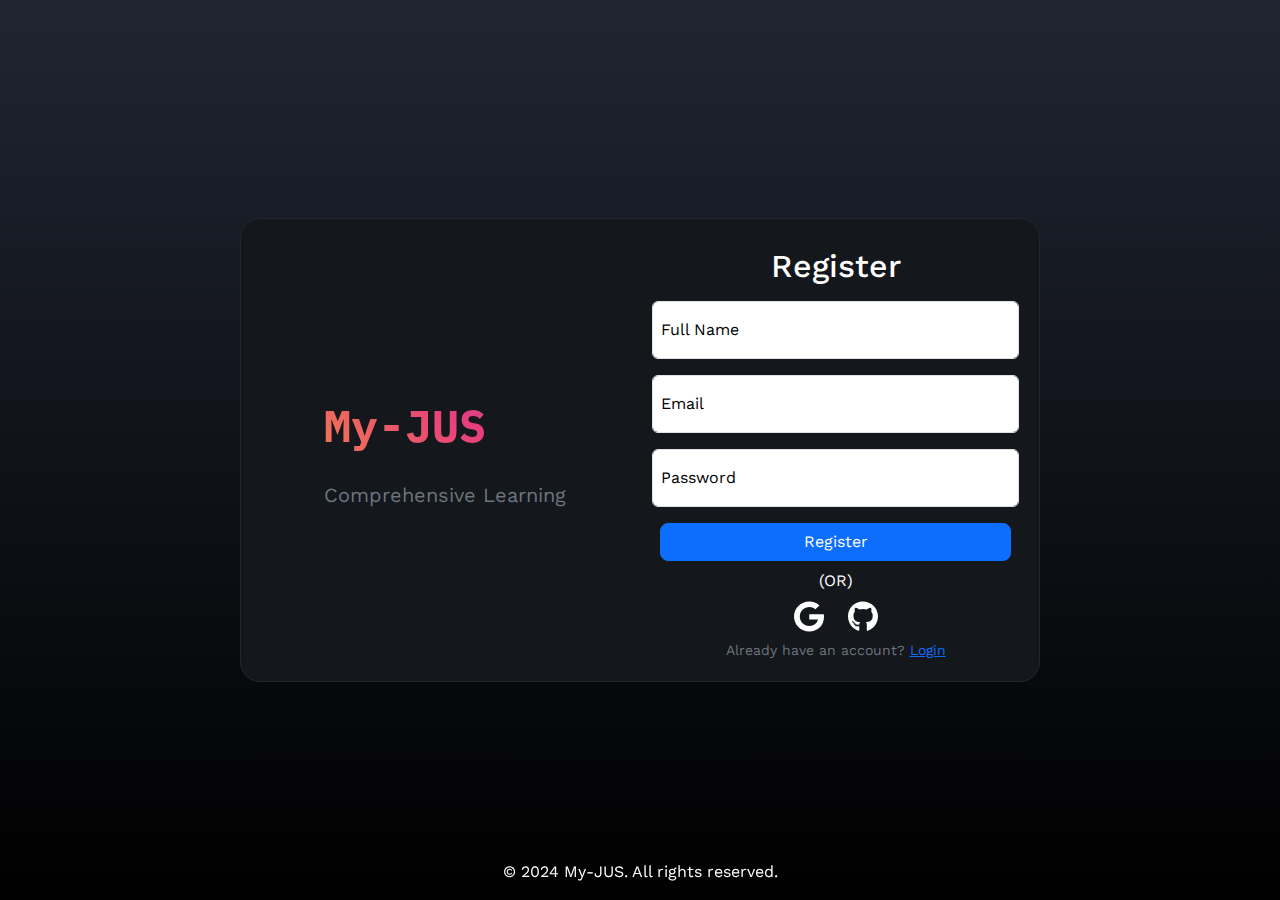
<file: index.html>
<!DOCTYPE html>
<html lang="en">
  <head>
    <meta charset="UTF-8" />
    <meta name="viewport" content="width=device-width, initial-scale=1.0" />
    <title>My-JUS</title>
    <link rel="stylesheet" href="./assets/css/styles.css" />
    <link rel="preconnect" href="https://fonts.googleapis.com" />
    <link rel="preconnect" href="https://fonts.gstatic.com" crossorigin />
    <link
      href="https://fonts.googleapis.com/css2?family=Open+Sans:ital,wght@0,300..800;1,300..800&family=Work+Sans:ital,wght@0,100..900;1,100..900&display=swap"
      rel="stylesheet"
    />
    <link
      href="https://fonts.googleapis.com/css2?family=Dancing+Script:wght@400..700&family=IBM+Plex+Mono:ital,wght@0,100;0,200;0,300;0,400;0,500;0,600;0,700;1,100;1,200;1,300;1,400;1,500;1,600;1,700&family=Open+Sans:ital,wght@0,300..800;1,300..800&family=Work+Sans:ital,wght@0,100..900;1,100..900&display=swap"
      rel="stylesheet"
    />
    <link
      href="https://cdn.jsdelivr.net/npm/bootstrap@5.3.3/dist/css/bootstrap.min.css"
      rel="stylesheet"
      integrity="sha384-QWTKZyjpPEjISv5WaRU9OFeRpok6YctnYmDr5pNlyT2bRjXh0JMhjY6hW+ALEwIH"
      crossorigin="anonymous"
    />
  </head>
  <style>
    body,
    html {
      height: 100%;
      background: linear-gradient(rgb(32, 37, 50), black);
    }

    .container {
      height: 100%;
      display: flex;
      justify-content: center;
      align-items: center;
    }

    .register-form {
      background-color: #14171c;
      border: 1px solid #25272c;
      width: 800px;
      padding: 20px;
      border-radius: 20px;
    }
  </style>
  <body>
    <div class="container">
      <div class="register-form">
        <div class="row">
          <div class="col-12 col-sm-12 col-md-6">
            <div class="container">
              <div class="row mt-3 text-sm-center text-center text-md-start">
                <div class="text-secondary fs-5">
                  <span
                    class="animated-text fw-bold banner-head"
                    style="font-size: 45px"
                    >My-JUS</span
                  ><br />
                  <br />
                  Comprehensive Learning
                </div>
              </div>
            </div>
          </div>
          <div class="col">
            <h2 class="text-center mt-2 mb-3">Register</h2>
            <form id="registrationForm">
              <div class="form-floating mb-3">
                <input
                  type="text"
                  class="form-control"
                  name="fullName"
                  id="fullName"
                  placeholder=""
                  value=""
                  required
                />
                <label for="fullName" class="text-black px-2">Full Name</label>
              </div>
              <div class="form-floating mb-3">
                <input
                  type="email"
                  class="form-control"
                  name="email"
                  id="email"
                  placeholder=""
                  value=""
                  required
                />
                <label for="email" class="text-black px-2">Email</label>
              </div>
              <div class="form-floating mb-3">
                <input
                  type="password"
                  class="form-control"
                  name="password"
                  id="password"
                  placeholder=""
                  value=""
                  required
                />
                <label for="password" class="text-black px-2">Password</label>
              </div>
              <div class="row mx-2">
                <button
                  type="submit"
                  class="btn btn-primary btn-block rounded-3"
                >
                  Register
                </button>
              </div>
              <div class="row my-2">
                <span class="text-center">(OR)</span>
              </div>
              <div class="row mb-2 text-center">
                <div class="col">
                  <img
                    src="./assets/images/google.svg"
                    width="30px"
                    class="float-end"
                    alt="ggl"
                  />
                </div>
                <div class="col">
                  <img
                    src="./assets/images/gh.svg"
                    alt="ggl"
                    width="30px"
                    class="float-start"
                  />
                </div>
              </div>
              <div class="row text-center">
                <span class="text-secondary small">
                  Already have an account? <a href="login.html">Login</a>
                </span>
              </div>
            </form>
          </div>
        </div>
      </div>
    </div>
    <div class="row text-center py-3 fixed-bottom">
      <span class="text-white">© 2024 My-JUS. All rights reserved.</span>
    </div>
    <script>
      function handleRegistration(event) {
        event.preventDefault();

        const fullName = document.getElementById("fullName").value;
        const email = document.getElementById("email").value;
        const password = document.getElementById("password").value;

        const user = {
          fullName,
          email,
          password,
        };

        localStorage.setItem("user", JSON.stringify(user));

        window.location.href = "/login.html";
      }

      const registrationForm = document.getElementById("registrationForm");
      registrationForm.addEventListener("submit", handleRegistration);
    </script>
  </body>
</html>
</file>
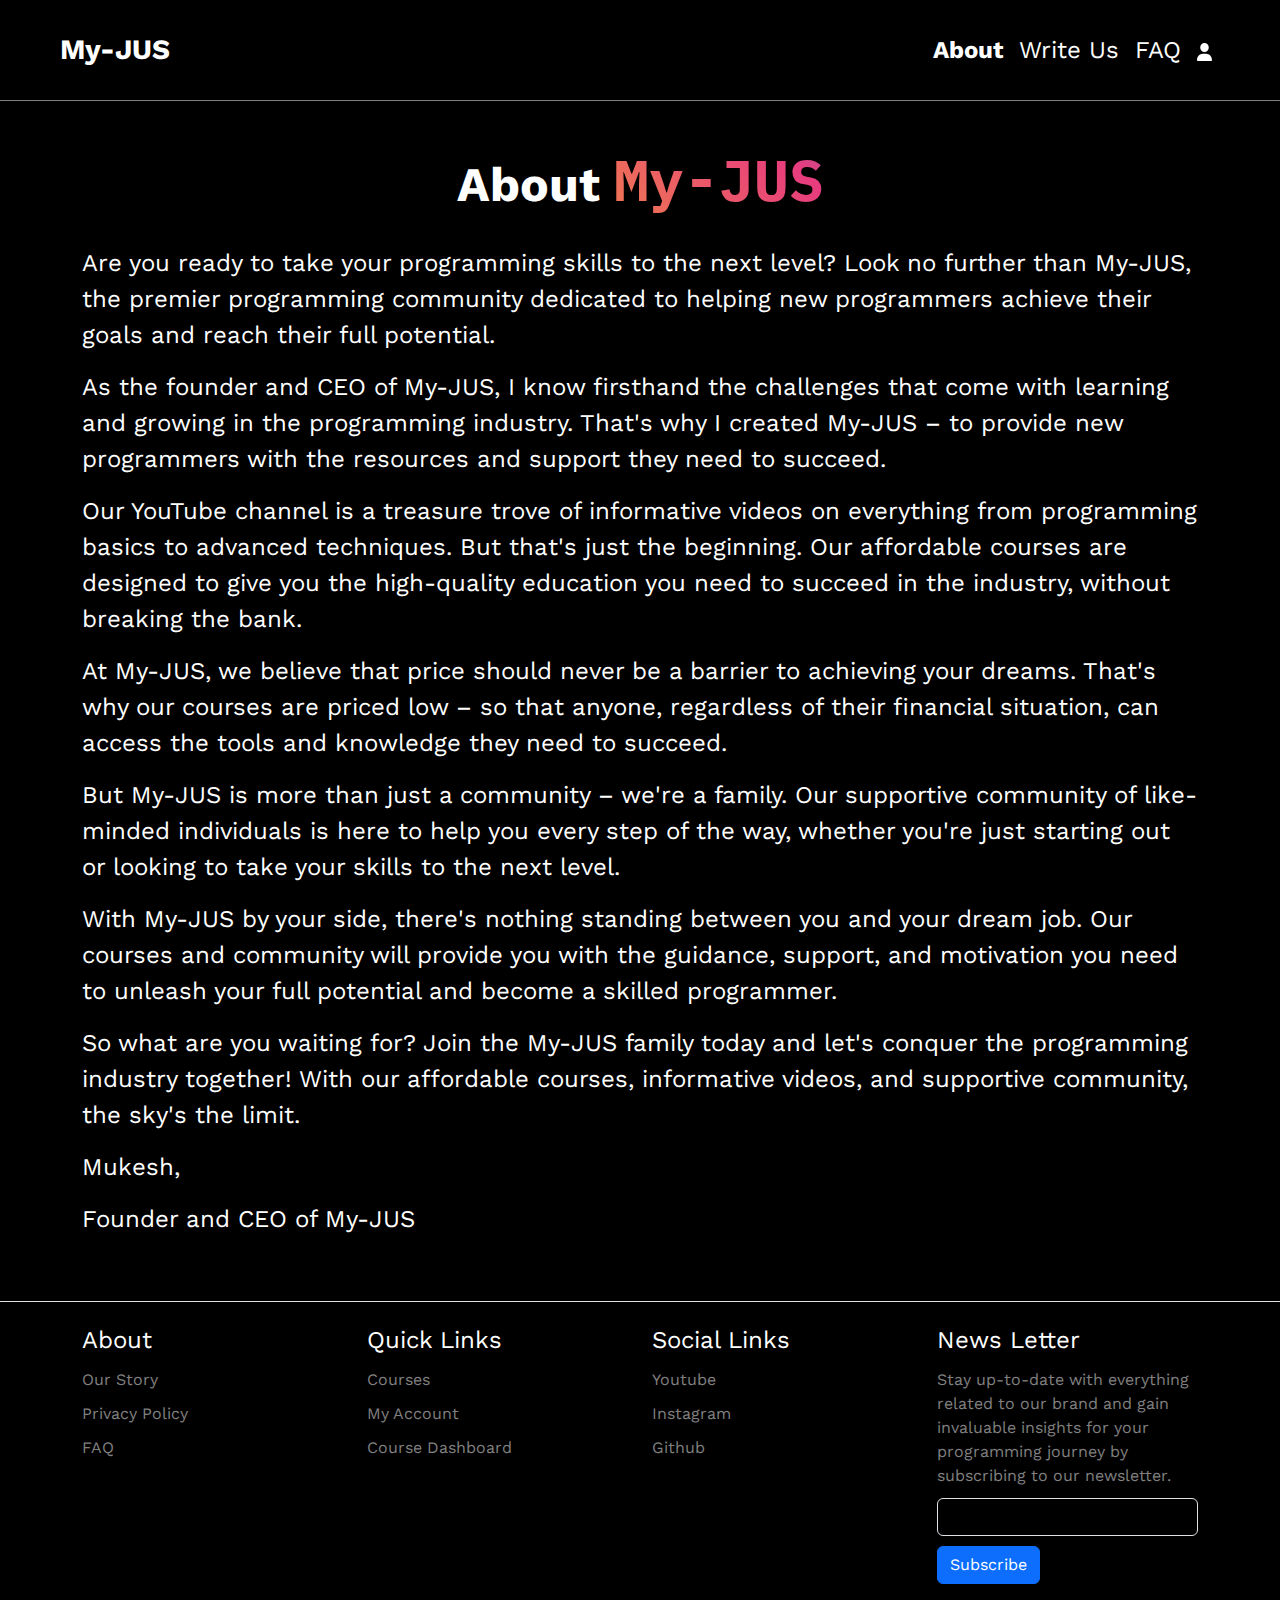
<file: about.html>
<!DOCTYPE html>
<html lang="en">
  <head>
    <meta charset="UTF-8" />
    <meta name="viewport" content="width=device-width, initial-scale=1.0" />
    <title>My-JUS</title>
    <link rel="stylesheet" href="./assets/css/styles.css" />
    <link rel="preconnect" href="https://fonts.googleapis.com" />
    <link rel="preconnect" href="https://fonts.gstatic.com" crossorigin />
    <link
      href="https://fonts.googleapis.com/css2?family=Open+Sans:ital,wght@0,300..800;1,300..800&family=Work+Sans:ital,wght@0,100..900;1,100..900&display=swap"
      rel="stylesheet"
    />
    <link
      href="https://fonts.googleapis.com/css2?family=Dancing+Script:wght@400..700&family=IBM+Plex+Mono:ital,wght@0,100;0,200;0,300;0,400;0,500;0,600;0,700;1,100;1,200;1,300;1,400;1,500;1,600;1,700&family=Open+Sans:ital,wght@0,300..800;1,300..800&family=Work+Sans:ital,wght@0,100..900;1,100..900&display=swap"
      rel="stylesheet"
    />
    <link
      href="https://cdn.jsdelivr.net/npm/bootstrap@5.3.3/dist/css/bootstrap.min.css"
      rel="stylesheet"
      integrity="sha384-QWTKZyjpPEjISv5WaRU9OFeRpok6YctnYmDr5pNlyT2bRjXh0JMhjY6hW+ALEwIH"
      crossorigin="anonymous"
    />
  </head>
  <body>
    <head>
      <nav class="navbar navbar-expand-lg bg-black">
        <div class="container-fluid mx-5 my-3">
          <a class="navbar-brand text-white fw-bold fs-3" href="home.html"
            >My-JUS</a
          >
          <button
            class="navbar-toggler"
            type="button"
            data-bs-toggle="collapse"
            data-bs-target="#navbarText"
            aria-controls="navbarText"
            aria-expanded="false"
            aria-label="Toggle navigation"
          >
            <span class="navbar-toggler-icon"></span>
          </button>
          <div class="collapse navbar-collapse" id="navbarText">
            <ul class="navbar-nav ms-auto mb-2 mb-lg-0">
              
              <li class="nav-item">
                <a class="nav-link fs-4 text-white fw-bold" href="about.html">About</a>
              </li>
              <li class="nav-item">
                <a class="nav-link fs-4 text-white" href="writeUs.html">Write Us</a>
              </li>
              <li class="nav-item">
                <a class="nav-link fs-4 text-white " href="faq.html">FAQ</a>
              </li>
              <li class="nav-item">
                <a class="nav-link fs-4 text-white" href="profile.html">
                  <img
                    src="./assets/images/user.svg"
                    alt="profile"
                    style="width: 15px"
                  />
                </a>
              </li>
            </ul>
          </div>
        </div>
      </nav>
    </head>

    <main class="bg-black">
      <div class="container bg-black py-5">
        <div class="row text-center">
            <div class="text-white">
              <span class="fw-bold banner-head">About <span class="animated-text">My-JUS</span></span><br><br>
            </div>
          </div>
        <div class="row text-light fs-4 ">
           <p> Are you ready to take your programming skills to the next level? Look no further than My-JUS, the premier programming community dedicated to helping new programmers achieve their goals and reach their full potential.</p>
<p>
    As the founder and CEO of My-JUS, I know firsthand the challenges that come with learning and growing in the programming industry. That's why I created My-JUS – to provide new programmers with the resources and support they need to succeed.
    </p><p>Our YouTube channel is a treasure trove of informative videos on everything from programming basics to advanced techniques. But that's just the beginning. Our affordable courses are designed to give you the high-quality education you need to succeed in the industry, without breaking the bank.
    </p>

<p>At My-JUS, we believe that price should never be a barrier to achieving your dreams. That's why our courses are priced low – so that anyone, regardless of their financial situation, can access the tools and knowledge they need to succeed.
</p>
<p>But My-JUS is more than just a community – we're a family. Our supportive community of like-minded individuals is here to help you every step of the way, whether you're just starting out or looking to take your skills to the next level.
</p>
<p>With My-JUS by your side, there's nothing standing between you and your dream job. Our courses and community will provide you with the guidance, support, and motivation you need to unleash your full potential and become a skilled programmer.
</p>
<p>So what are you waiting for? Join the My-JUS family today and let's conquer the programming industry together! With our affordable courses, informative videos, and supportive community, the sky's the limit.
</p>

<p>Mukesh,</p>
<p>Founder and CEO of My-JUS</p>
        </div>
      </div>
      <footer>
        <section class="footer border-top bg-black">
          <div class="container">
            <div class="row row-cols-md-3 row-cols-sm-2">
              <div class="col-12 col-sm-6 col-md-4 col-lg-3">
                <ul class="list-unstyled">
                  <li><span class="fs-4">About</span></li>
                  <li><a href="/about.html">Our Story</a></li>
                  <li><a href="/about.html">Privacy Policy</a></li>
                  <li><a href="faq.html">FAQ</a></li>
                </ul>
              </div>
              <div class="col-12 col-sm-6 col-md-4 col-lg-3">
                <ul class="list-unstyled">
                  <li><span class="fs-4">Quick Links</span></li>
                  <li><a href="course.html">Courses</a></li>
                  <li><a href="/profile.html">My Account</a></li>
                  <li><a href="/home.html">Course Dashboard</a></li>
                </ul>
              </div>
              <div class="col-12 col-sm-6 col-md-4 col-lg-3">
                <ul class="list-unstyled">
                  <li><span class="fs-4">Social Links</span></li>
                  <li>Youtube</li>
                  <li>Instagram</li>
                  <li>Github</li>
                </ul>
              </div>
              <div class="col-12 col-sm-6 col-md-4 col-lg-3">
                <ul class="list-unstyled">
                  <li><span class="fs-4">News Letter</span></li>
                  <li>
                    Stay up-to-date with everything related to our brand and gain
                    invaluable insights for your programming journey by
                    subscribing to our newsletter.
                  </li>
                  <li>
                    <input type="text" class="form-control bg-transparent" />
                  </li>
                  <li><button class="btn btn-primary">Subscribe</button></li>
                </ul>
              </div>
            </div>
          </div>
        </section>
            </footer>
    <script
      src="https://cdn.jsdelivr.net/npm/bootstrap@5.3.3/dist/js/bootstrap.bundle.min.js"
      integrity="sha384-YvpcrYf0tY3lHB60NNkmXc5s9fDVZLESaAA55NDzOxhy9GkcIdslK1eN7N6jIeHz"
      crossorigin="anonymous"
    ></script>
  </body>
</html>
</file>
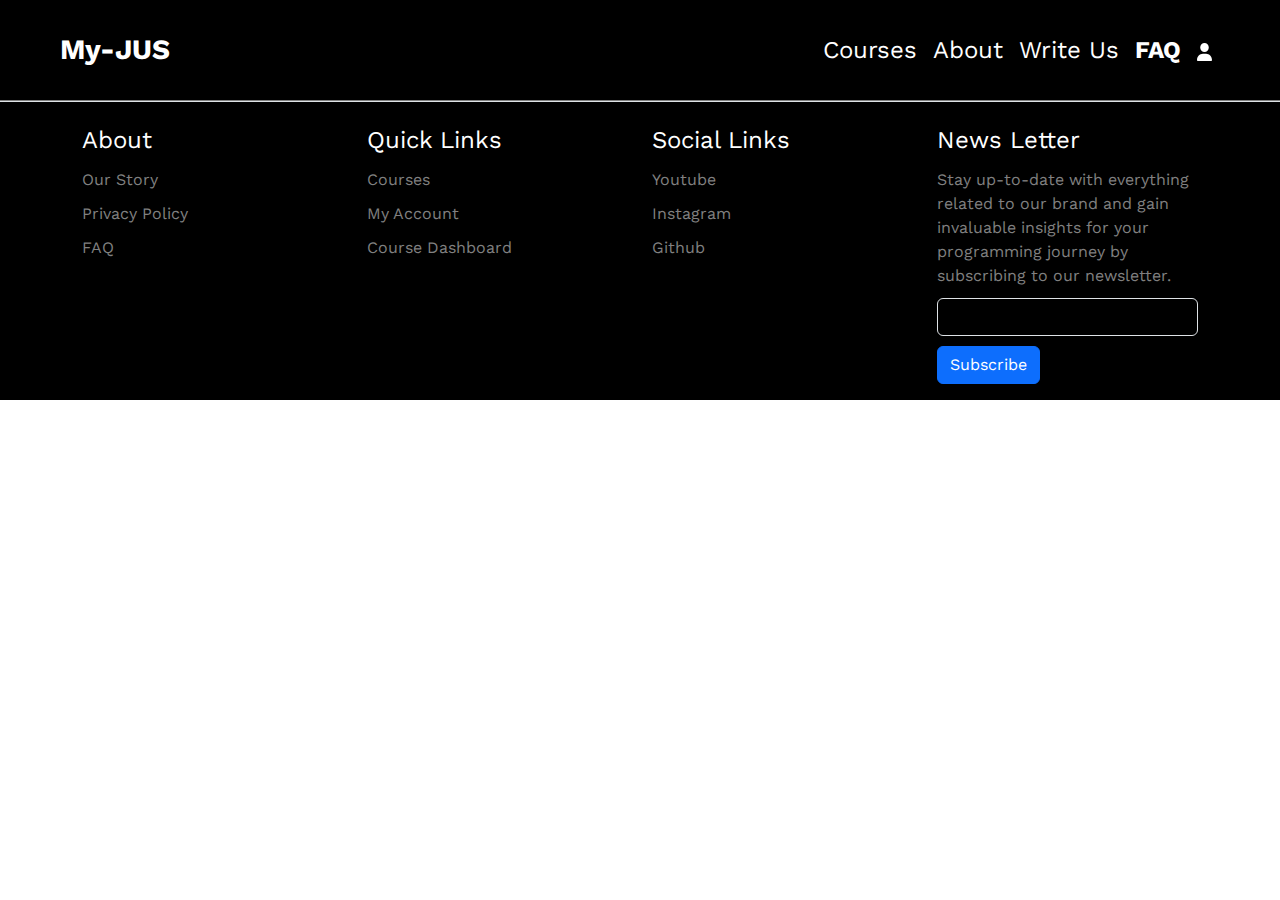
<file: course.html>
<!DOCTYPE html>
<html lang="en">
  <head>
    <meta charset="UTF-8" />
    <meta name="viewport" content="width=device-width, initial-scale=1.0" />
    <title>My-JUS</title>
    <link rel="stylesheet" href="./assets/css/styles.css" />
    <link rel="preconnect" href="https://fonts.googleapis.com" />
    <link rel="preconnect" href="https://fonts.gstatic.com" crossorigin />
    <link
      href="https://fonts.googleapis.com/css2?family=Open+Sans:ital,wght@0,300..800;1,300..800&family=Work+Sans:ital,wght@0,100..900;1,100..900&display=swap"
      rel="stylesheet"
    />
    <link
      href="https://fonts.googleapis.com/css2?family=Dancing+Script:wght@400..700&family=IBM+Plex+Mono:ital,wght@0,100;0,200;0,300;0,400;0,500;0,600;0,700;1,100;1,200;1,300;1,400;1,500;1,600;1,700&family=Open+Sans:ital,wght@0,300..800;1,300..800&family=Work+Sans:ital,wght@0,100..900;1,100..900&display=swap"
      rel="stylesheet"
    />
    <link
      href="https://cdn.jsdelivr.net/npm/bootstrap@5.3.3/dist/css/bootstrap.min.css"
      rel="stylesheet"
      integrity="sha384-QWTKZyjpPEjISv5WaRU9OFeRpok6YctnYmDr5pNlyT2bRjXh0JMhjY6hW+ALEwIH"
      crossorigin="anonymous"
    />
  </head>
  <body>
    <head>
      <nav class="navbar navbar-expand-lg bg-black">
        <div class="container-fluid mx-5 my-3">
          <a class="navbar-brand text-white fw-bold fs-3" href="index.html"
            >My-JUS</a
          >
          <button
            class="navbar-toggler"`
            type="button"
            data-bs-toggle="collapse"
            data-bs-target="#navbarText"
            aria-controls="navbarText"
            aria-expanded="false"
            aria-label="Toggle navigation"
          >
            <span class="navbar-toggler-icon"></span>
          </button>
          <div class="collapse navbar-collapse" id="navbarText">
            <ul class="navbar-nav ms-auto mb-2 mb-lg-0">
              <li class="nav-item">
                <a
                  class="nav-link fs-4 text-white"
                  aria-current="page"
                  href="course.html"
                  >Courses</a
                >
              </li>
              <li class="nav-item">
                <a class="nav-link fs-4 text-white" href="about.html">About</a>
              </li>
              <li class="nav-item">
                <a class="nav-link fs-4 text-white" href="writeUs.html">Write Us</a>
              </li>
              <li class="nav-item">
                <a class="nav-link fs-4 text-white fw-bold" href="faq.html">FAQ</a>
              </li>
              <li class="nav-item">
                <a class="nav-link fs-4 text-white" href="profile.html">
                  <img
                    src="./assets/images/user.svg"
                    alt="profile"
                    style="width: 15px"
                  />
                </a>
              </li>
            </ul>
          </div>
        </div>
      </nav>
    </head>

    <main>
      
    </main>
    
    <footer>
      <section class="footer border-top bg-black">
        <div class="container">
          <div class="row">
            <div class="col-3">
              <ul class="list-unstyled">
                <li><span class="fs-4">About</span></li>
                <li><a href="/about.html">Our Story</a></li>
                <li><a href="/about.html">Privacy Policy</a></li>
                <li><a href="faq.html">FAQ</a></li>
              </ul>
            </div>
            <div class="col-3">
              <ul class="list-unstyled">
                <li><span class="fs-4">Quick Links</span></li>
                <li><a href="course.html">Courses</a></li>
                <li><a href="/profile.html">My Account</a></li>
                <li><a href="/index.html">Course Dashboard</a></li>
              </ul>
            </div>
            <div class="col-3">
              <ul class="list-unstyled">
                <li><span class="fs-4">Social Links</span></li>
                <li>Youtube</li>
                <li>Instagram</li>
                <li>Github</li>
              </ul>
            </div>
            <div class="col-3">
              <ul class="list-unstyled">
                <li><span class="fs-4">News Letter</span></li>
                <li>
                  Stay up-to-date with everything related to our brand and gain
                  invaluable insights for your programming journey by
                  subscribing to our newsletter.
                </li>
                <li>
                  <input type="text" class="form-control bg-transparent" />
                </li>
                <li><button class="btn btn-primary">Subscribe</button></li>
              </ul>
            </div>
          </div>
        </div>
      </section>
    </footer>
    <script
      src="https://cdn.jsdelivr.net/npm/bootstrap@5.3.3/dist/js/bootstrap.bundle.min.js"
      integrity="sha384-YvpcrYf0tY3lHB60NNkmXc5s9fDVZLESaAA55NDzOxhy9GkcIdslK1eN7N6jIeHz"
      crossorigin="anonymous"
    ></script>
  </body>
</html>
</file>
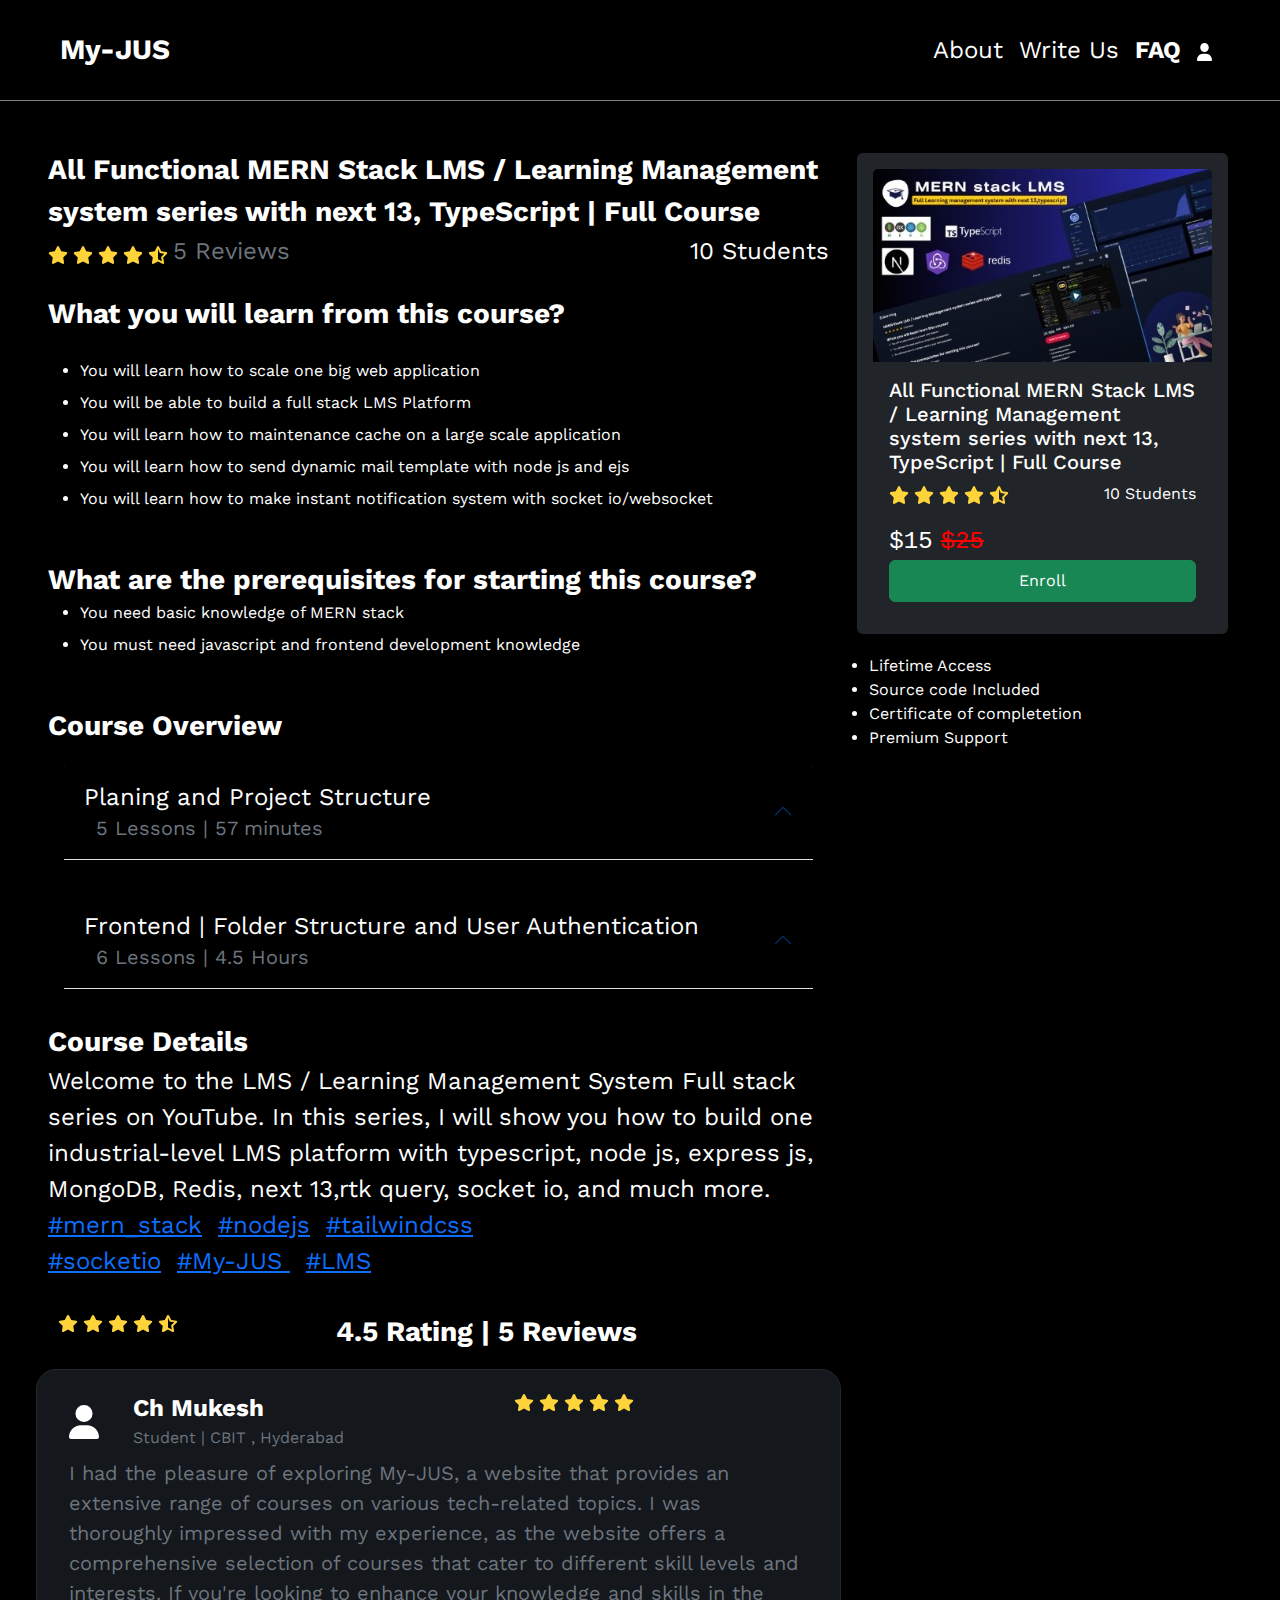
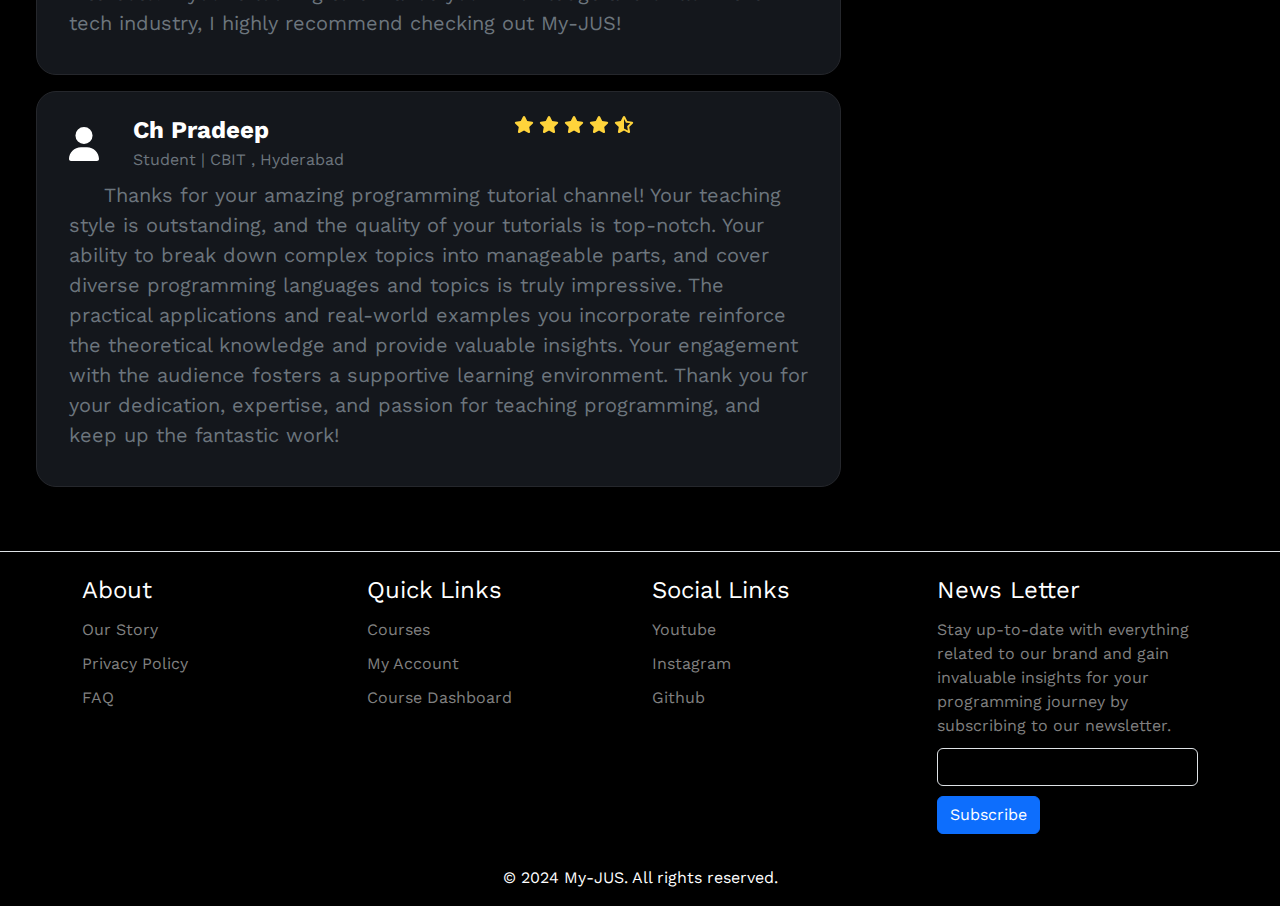
<file: course1.html>
<!DOCTYPE html>
<html lang="en">
  <head>
    <meta charset="UTF-8" />
    <meta name="viewport" content="width=device-width, initial-scale=1.0" />
    <title>My-JUS</title>
    <link rel="stylesheet" href="./assets/css/styles.css" />
    <link rel="preconnect" href="https://fonts.googleapis.com" />
    <link rel="preconnect" href="https://fonts.gstatic.com" crossorigin />
    <link
      href="https://fonts.googleapis.com/css2?family=Open+Sans:ital,wght@0,300..800;1,300..800&family=Work+Sans:ital,wght@0,100..900;1,100..900&display=swap"
      rel="stylesheet"
    />
    <link
      href="https://fonts.googleapis.com/css2?family=Dancing+Script:wght@400..700&family=IBM+Plex+Mono:ital,wght@0,100;0,200;0,300;0,400;0,500;0,600;0,700;1,100;1,200;1,300;1,400;1,500;1,600;1,700&family=Open+Sans:ital,wght@0,300..800;1,300..800&family=Work+Sans:ital,wght@0,100..900;1,100..900&display=swap"
      rel="stylesheet"
    />
    <link
      href="https://cdn.jsdelivr.net/npm/bootstrap@5.3.3/dist/css/bootstrap.min.css"
      rel="stylesheet"
      integrity="sha384-QWTKZyjpPEjISv5WaRU9OFeRpok6YctnYmDr5pNlyT2bRjXh0JMhjY6hW+ALEwIH"
      crossorigin="anonymous"
    />
  </head>
  <body>
    <head>
      <nav class="navbar navbar-expand-lg bg-black">
        <div class="container-fluid mx-5 my-3">
          <a class="navbar-brand text-white fw-bold fs-3" href="home.html"
            >My-JUS</a
          >
          <button
            class="navbar-toggler"
            `
            type="button"
            data-bs-toggle="collapse"
            data-bs-target="#navbarText"
            aria-controls="navbarText"
            aria-expanded="false"
            aria-label="Toggle navigation"
          >
            <span class="navbar-toggler-icon"></span>
          </button>
          <div class="collapse navbar-collapse" id="navbarText">
            <ul class="navbar-nav ms-auto mb-2 mb-lg-0">
              <li class="nav-item">
                <a class="nav-link fs-4 text-white" href="about.html">About</a>
              </li>
              <li class="nav-item">
                <a class="nav-link fs-4 text-white" href="writeUs.html"
                  >Write Us</a
                >
              </li>
              <li class="nav-item">
                <a class="nav-link fs-4 text-white fw-bold" href="faq.html"
                  >FAQ</a
                >
              </li>
              <li class="nav-item">
                <a class="nav-link fs-4 text-white" href="profile.html">
                  <img
                    src="./assets/images/user.svg"
                    alt="profile"
                    style="width: 15px"
                  />
                </a>
              </li>
            </ul>
          </div>
        </div>
      </nav>
    </head>

    <main class="bg-black py-5">
      <div class="container-fluid px-5">
        <div class="row justify-content-center">
          <div
            class="col-12 col-md-12 col-lg-8 order-lg-first order-md-last order-last"
          >
            <span class="fs-3 fw-bold"
              >All Functional MERN Stack LMS / Learning Management system series
              with next 13, TypeScript | Full Course</span
            ><br />

            <img
              src="./assets/images/star.svg"
              alt="star"
              style="width: 20px"
            />
            <img
              src="./assets/images/star.svg"
              alt="star"
              style="width: 20px"
            />
            <img
              src="./assets/images/star.svg"
              alt="star"
              style="width: 20px"
            />
            <img
              src="./assets/images/star.svg"
              alt="star"
              style="width: 20px"
            />
            <img
              src="./assets/images/half-star.svg"
              alt="star"
              style="width: 20px"
            />
            <span class="fs-4 text-secondary">5 Reviews</span>
            <span class="float-end fs-4">10 Students</span><br /><br />
            <span class="fs-3 fw-bold"
              >What you will learn from this course? </span
            ><br />
            <ul class="mt-4">
              <li class="mb-2">
                You will learn how to scale one big web application
              </li>
              <li class="mb-2">
                You will be able to build a full stack LMS Platform
              </li>
              <li class="mb-2">
                You will learn how to maintenance cache on a large scale
                application
              </li>
              <li class="mb-2">
                You will learn how to send dynamic mail template with node js
                and ejs
              </li>
              <li class="mb-5">
                You will learn how to make instant notification system with
                socket io/websocket
              </li>
            </ul>
            <span class="my-4 fw-bold fs-3">
              What are the prerequisites for starting this course?
            </span>
            <ul>
              <li class="mb-2">You need basic knowledge of MERN stack</li>
              <li class="mb-5">
                You must need javascript and frontend development knowledge
              </li>
            </ul>
            <span class="fw-bold fs-3 my-4"> Course Overview </span>
            <div class="accordion">
              <div
                class="accordion-item bg-black border-0 rounded-0 focus-ring-info p-3"
              >
                <h2 class="accordion-header">
                  <button
                    class="accordion-button bg-black text-white fs-4"
                    type="button"
                    data-bs-toggle="collapse"
                    data-bs-target="#1"
                    aria-expanded="true"
                    aria-controls="1"
                  >
                    <div class="container">
                      <div class="row my-1">Planing and Project Structure</div>
                      <div class="row my-1">
                        <span class="fs-5 text-secondary"
                          >5 Lessons | 57 minutes</span
                        >
                      </div>
                    </div>
                  </button>
                </h2>
                <div
                  id="1"
                  class="accordion-collapse collapse"
                  data-bs-parent="#accordionExample"
                >
                  <div class="accordion-body">
                    <div class="container">
                      <div class="row mb-3">
                        <div class="col-1">
                          <img
                            src="./assets/images/video.svg"
                            alt="vid"
                            width="25px"
                            class="mt-3"
                          />
                        </div>
                        <div class="col">
                          <span class="fs-5"
                            >Software Design / Project Plan</span
                          ><br />
                          <span class="text-secondary">10 Minutes</span>
                        </div>
                      </div>
                      <div class="row mb-3">
                        <div class="col-1">
                          <img
                            src="./assets/images/video.svg"
                            alt="vid"
                            width="25px"
                            class="mt-3"
                          />
                        </div>
                        <div class="col">
                          <span class="fs-5">Technology Brief</span><br />
                          <span class="text-secondary">15 Minutes</span>
                        </div>
                      </div>
                      <div class="row mb-3">
                        <div class="col-1">
                          <img
                            src="./assets/images/video.svg"
                            alt="vid"
                            width="25px"
                            class="mt-3"
                          />
                        </div>
                        <div class="col">
                          <span class="fs-5">Code Editor Review</span><br />
                          <span class="text-secondary">7 Minutes</span>
                        </div>
                      </div>
                      <div class="row mb-3">
                        <div class="col-1">
                          <img
                            src="./assets/images/video.svg"
                            alt="vid"
                            width="25px"
                            class="mt-3"
                          />
                        </div>
                        <div class="col">
                          <span class="fs-5">Database Connection</span><br />
                          <span class="text-secondary">10 Minutes</span>
                        </div>
                      </div>
                    </div>
                  </div>
                </div>
              </div>
              <div
                class="accordion-item bg-black border-0 rounded-0 focus-ring-info p-3"
              >
                <h2 class="accordion-header">
                  <button
                    class="accordion-button bg-black text-white fs-4"
                    type="button"
                    data-bs-toggle="collapse"
                    data-bs-target="#2"
                    aria-expanded="true"
                    aria-controls="1"
                  >
                    <div class="container">
                      <div class="row my-1">
                        Frontend | Folder Structure and User Authentication
                      </div>
                      <div class="row my-1">
                        <span class="fs-5 text-secondary"
                          >6 Lessons | 4.5 Hours</span
                        >
                      </div>
                    </div>
                  </button>
                </h2>
                <div
                  id="2"
                  class="accordion-collapse collapse"
                  data-bs-parent="#accordionExample"
                >
                  <div class="accordion-body">
                    <div class="container">
                      <div class="row mb-3">
                        <div class="col-1">
                          <img
                            src="./assets/images/video.svg"
                            alt="vid"
                            width="25px"
                            class="mt-3"
                          />
                        </div>
                        <div class="col">
                          <span class="fs-5"
                            >Setting up folder,header,hero component</span
                          ><br />
                          <span class="text-secondary">10 Minutes</span>
                        </div>
                      </div>
                      <div class="row mb-3">
                        <div class="col-1">
                          <img
                            src="./assets/images/video.svg"
                            alt="vid"
                            width="25px"
                            class="mt-3"
                          />
                        </div>
                        <div class="col">
                          <span class="fs-5"
                            >Login,signup and user verification ui</span
                          ><br />
                          <span class="text-secondary">50 Minutes</span>
                        </div>
                      </div>
                      <div class="row mb-3">
                        <div class="col-1">
                          <img
                            src="./assets/images/video.svg"
                            alt="vid"
                            width="25px"
                            class="mt-3"
                          />
                        </div>
                        <div class="col">
                          <span class="fs-5"
                            >Signup, user activation features</span
                          ><br />
                          <span class="text-secondary">49 Minutes</span>
                        </div>
                      </div>
                      <div class="row mb-3">
                        <div class="col-1">
                          <img
                            src="./assets/images/video.svg"
                            alt="vid"
                            width="25px"
                            class="mt-3"
                          />
                        </div>
                        <div class="col">
                          <span class="fs-5"
                            >Login and Social Auth features</span
                          ><br />
                          <span class="text-secondary">30 Minutes</span>
                        </div>
                      </div>
                      <div class="row mb-3">
                        <div class="col-1">
                          <img
                            src="./assets/images/video.svg"
                            alt="vid"
                            width="25px"
                            class="mt-3"
                          />
                        </div>
                        <div class="col">
                          <span class="fs-5"
                            >Profile ui and functionalities</span
                          ><br />
                          <span class="text-secondary">35 Minutes</span>
                        </div>
                      </div>
                      <div class="row mb-3">
                        <div class="col-1">
                          <img
                            src="./assets/images/video.svg"
                            alt="vid"
                            width="25px"
                            class="mt-3"
                          />
                        </div>
                        <div class="col">
                          <span class="fs-5"
                            >Edit Profile and update password</span
                          ><br />
                          <span class="text-secondary">1.5 Hours</span>
                        </div>
                      </div>
                    </div>
                  </div>
                </div>
              </div>
            </div>
            <div class="row my-3">
              <span class="fw-bold fs-3"> Course Details </span><br />
              <p class="fs-4">
                Welcome to the LMS / Learning Management System Full stack
                series on YouTube. In this series, I will show you how to build
                one industrial-level LMS platform with typescript, node js,
                express js, MongoDB, Redis, next 13,rtk query, socket io, and
                much more. <br />
                <a href="/">#mern_stack</a>&nbsp;&nbsp;<a href="/">#nodejs</a
                >&nbsp;&nbsp;<a href="/">#tailwindcss</a><br /><a href="/"
                  >#socketio</a
                >&nbsp;&nbsp;<a href="/">#My-JUS </a>&nbsp;&nbsp;<a href="/"
                  >#LMS</a
                >
              </p>
            </div>
            <div class="row">
              <div class="col-4">
                <img
                  src="./assets/images/star.svg"
                  alt="star"
                  style="width: 20px"
                />
                <img
                  src="./assets/images/star.svg"
                  alt="star"
                  style="width: 20px"
                />
                <img
                  src="./assets/images/star.svg"
                  alt="star"
                  style="width: 20px"
                />
                <img
                  src="./assets/images/star.svg"
                  alt="star"
                  style="width: 20px"
                />
                <img
                  src="./assets/images/half-star.svg"
                  alt="star"
                  style="width: 20px"
                />
              </div>
              <div class="col">
                <span class="fs-3 fw-bold">4.5 Rating | 5 Reviews</span>
              </div>
            </div>
            <div class="row review my-3">
              <div class="container-fluid">
                <div class="row">
                  <div class="col-1">
                    <img
                      src="./assets/images/user.svg"
                      alt="Profile"
                      class="review-img"
                    />
                  </div>
                  <div class="col-6">
                    <span class="fw-bold fs-4">Ch Mukesh</span><br /><span
                      class="text-secondary"
                      >Student | CBIT , Hyderabad</span
                    >
                  </div>
                  <div class="col-5 col-md-4">
                    <img
                      src="./assets/images/star.svg"
                      alt="Star"
                      style="width: 20px"
                    />
                    <img
                      src="./assets/images/star.svg"
                      alt="Star"
                      style="width: 20px"
                    />
                    <img
                      src="./assets/images/star.svg"
                      alt="Star"
                      style="width: 20px"
                    />
                    <img
                      src="./assets/images/star.svg"
                      alt="Star"
                      style="width: 20px"
                    />
                    <img
                      src="./assets/images/star.svg"
                      alt="Star"
                      style="width: 20px"
                    />
                  </div>
                </div>
                <div class="row mt-2">
                  <p class="text-secondary fs-5">
                    I had the pleasure of exploring My-JUS, a website that
                    provides an extensive range of courses on various
                    tech-related topics. I was thoroughly impressed with my
                    experience, as the website offers a comprehensive selection
                    of courses that cater to different skill levels and
                    interests. If you're looking to enhance your knowledge and
                    skills in the tech industry, I highly recommend checking out
                    My-JUS!
                  </p>
                </div>
              </div>
            </div>
            <div class="row review my-3">
              <div class="container-fluid">
                <div class="row">
                  <div class="col-1">
                    <img
                      src="./assets/images/user.svg"
                      alt="Profile"
                      class="review-img"
                    />
                  </div>
                  <div class="col-6">
                    <span class="fw-bold fs-4">Ch Pradeep</span><br /><span
                      class="text-secondary"
                      >Student | CBIT , Hyderabad</span
                    >
                  </div>
                  <div class="col-5 col-md-4">
                    <img
                      src="./assets/images/star.svg"
                      alt="Star"
                      style="width: 20px"
                    />
                    <img
                      src="./assets/images/star.svg"
                      alt="Star"
                      style="width: 20px"
                    />
                    <img
                      src="./assets/images/star.svg"
                      alt="Star"
                      style="width: 20px"
                    />
                    <img
                      src="./assets/images/star.svg"
                      alt="Star"
                      style="width: 20px"
                    />
                    <img
                      src="./assets/images/half-star.svg"
                      alt="Star"
                      style="width: 20px"
                    />
                  </div>
                </div>
                <div class="row mt-2">
                  <p class="text-secondary fs-5">
                    &nbsp;&nbsp;&nbsp;&nbsp;&nbsp;Thanks for your amazing
                    programming tutorial channel! Your teaching style is
                    outstanding, and the quality of your tutorials is top-notch.
                    Your ability to break down complex topics into manageable
                    parts, and cover diverse programming languages and topics is
                    truly impressive. The practical applications and real-world
                    examples you incorporate reinforce the theoretical knowledge
                    and provide valuable insights. Your engagement with the
                    audience fosters a supportive learning environment. Thank
                    you for your dedication, expertise, and passion for teaching
                    programming, and keep up the fantastic work!
                  </p>
                </div>
              </div>
            </div>
          </div>
          <div
            class="col-12 col-md-8 order-lg-last order-md-first order-sm-first col-lg-4"
          >
            <div class="card text-white p-3 bg-dark border-0 m-1 pb-0">
              <img
                class="card-img-top"
                src="./assets/images/course1.jpeg"
                alt="Title"
              />
              <div class="card-body">
                <h4 class="card-title fs-5">
                  All Functional MERN Stack LMS / Learning Management system
                  series with next 13, TypeScript | Full Course
                </h4>
                <p class="card-text">
                  <img
                    src="./assets/images/star.svg"
                    alt="star"
                    style="width: 20px"
                  />
                  <img
                    src="./assets/images/star.svg"
                    alt="star"
                    style="width: 20px"
                  />
                  <img
                    src="./assets/images/star.svg"
                    alt="star"
                    style="width: 20px"
                  />
                  <img
                    src="./assets/images/star.svg"
                    alt="star"
                    style="width: 20px"
                  />
                  <img
                    src="./assets/images/half-star.svg"
                    alt="star"
                    style="width: 20px"
                  />
                  <span class="float-end">10 Students</span>
                </p>
                <p class="fs-4">
                  <span style="font-family: monospace">$15</span>
                  <span
                    style="
                      color: red;
                      text-decoration: line-through;
                      font-family: monospace;
                    "
                    >$25</span
                  >
                  <button class="btn btn-success rounded p-2 w-100">
                    Enroll
                  </button>
                </p>
              </div>
            </div>
            <div class="row p-3">
              <ul class="">
                <li>Lifetime Access</li>
                <li>Source code Included</li>
                <li>Certificate of completetion</li>
                <li>Premium Support</li>
              </ul>
            </div>
          </div>
        </div>
      </div>
    </main>

    <footer>
      <section class="footer border-top bg-black px-2">
        <div class="container">
          <div class="row row-cols-md-3 row-cols-sm-2">
            <div class="col-12 col-sm-6 col-md-4 col-lg-3">
              <ul class="list-unstyled">
                <li><span class="fs-4">About</span></li>
                <li><a href="/about.html">Our Story</a></li>
                <li><a href="/about.html">Privacy Policy</a></li>
                <li><a href="faq.html">FAQ</a></li>
              </ul>
            </div>
            <div class="col-12 col-sm-6 col-md-4 col-lg-3">
              <ul class="list-unstyled">
                <li><span class="fs-4">Quick Links</span></li>
                <li><a href="course.html">Courses</a></li>
                <li><a href="/profile.html">My Account</a></li>
                <li><a href="/home.html">Course Dashboard</a></li>
              </ul>
            </div>
            <div class="col-12 col-sm-6 col-md-4 col-lg-3">
              <ul class="list-unstyled">
                <li><span class="fs-4">Social Links</span></li>
                <li>Youtube</li>
                <li>Instagram</li>
                <li>Github</li>
              </ul>
            </div>
            <div class="col-12 col-sm-6 col-md-4 col-lg-3">
              <ul class="list-unstyled">
                <li><span class="fs-4">News Letter</span></li>
                <li>
                  Stay up-to-date with everything related to our brand and gain
                  invaluable insights for your programming journey by
                  subscribing to our newsletter.
                </li>
                <li>
                  <input type="text" class="form-control bg-transparent" />
                </li>
                <li><button class="btn btn-primary">Subscribe</button></li>
              </ul>
            </div>
          </div>
          <div class="row text-center py-3">
            <span class="text-white">© 2024 My-JUS. All rights reserved.</span>
          </div>
        </div>
      </section>
    </footer>
    <script
      src="https://cdn.jsdelivr.net/npm/bootstrap@5.3.3/dist/js/bootstrap.bundle.min.js"
      integrity="sha384-YvpcrYf0tY3lHB60NNkmXc5s9fDVZLESaAA55NDzOxhy9GkcIdslK1eN7N6jIeHz"
      crossorigin="anonymous"
    ></script>
  </body>
</html>
</file>
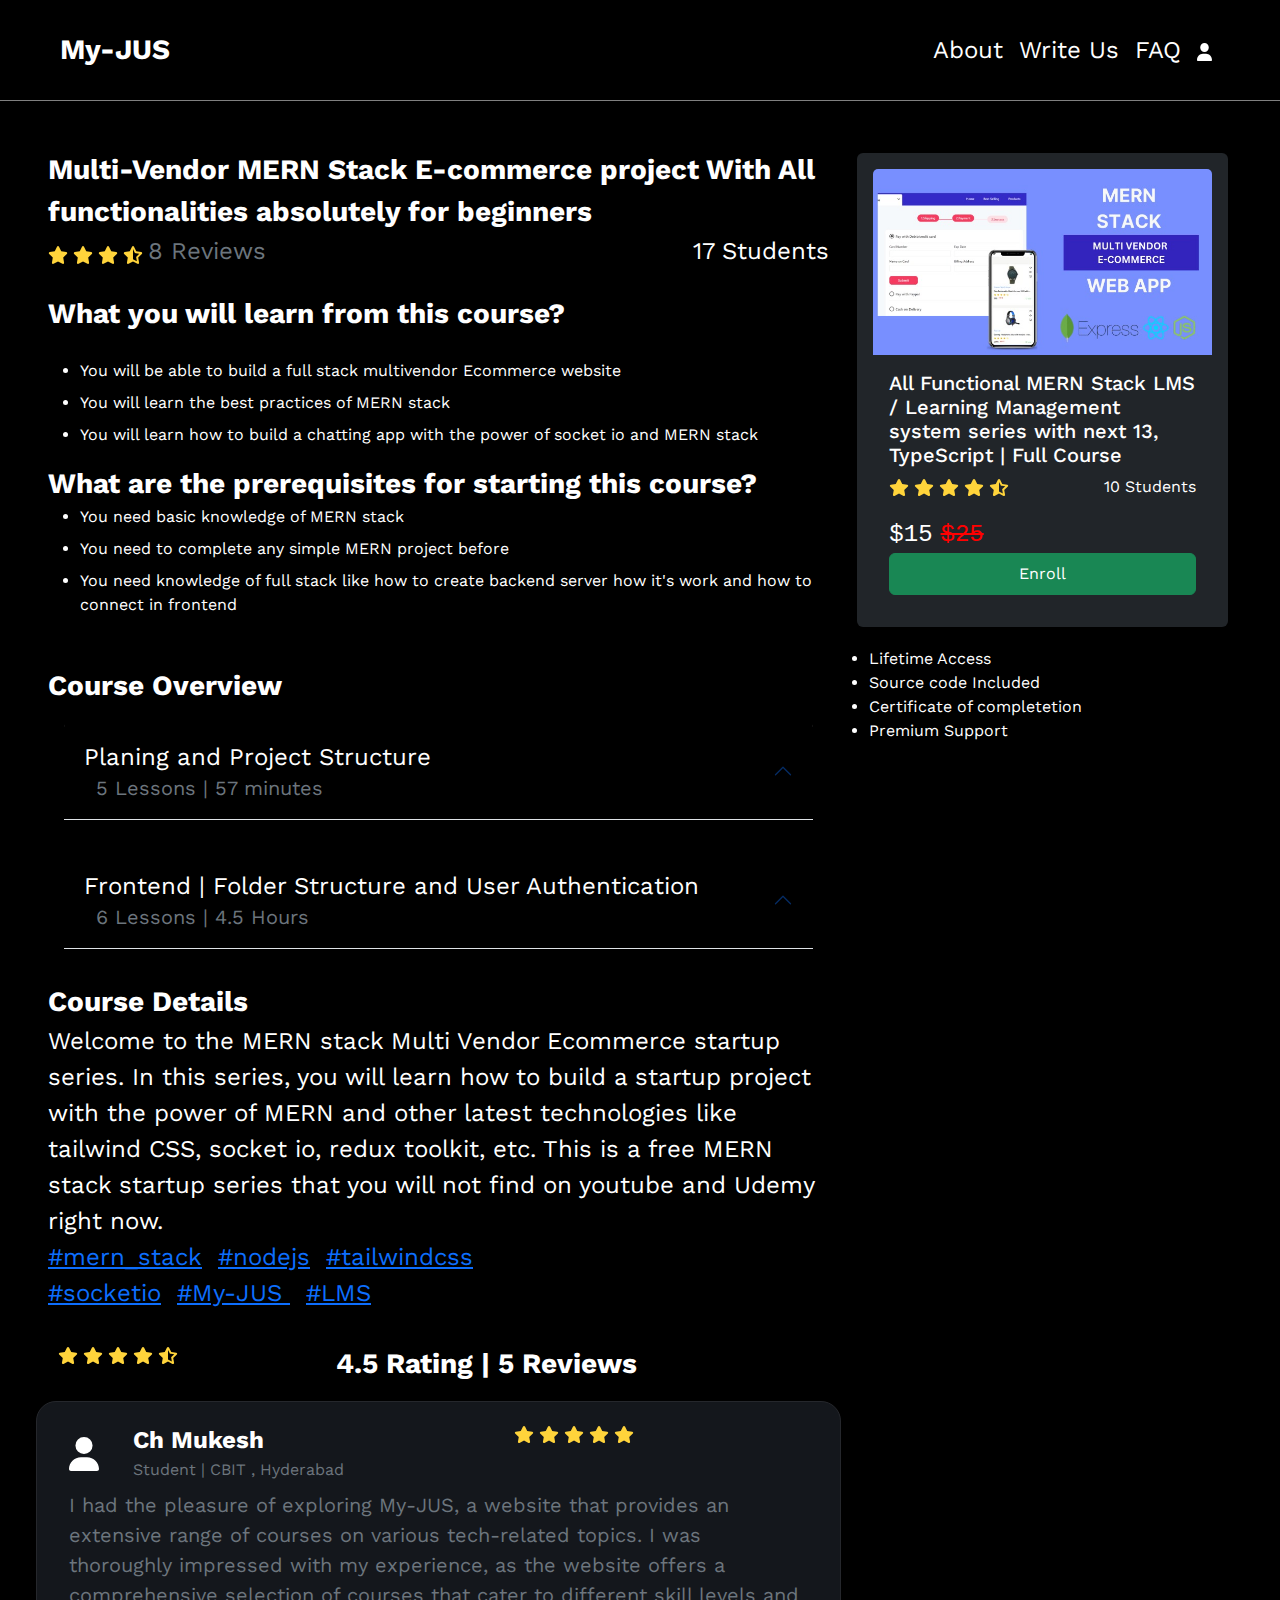
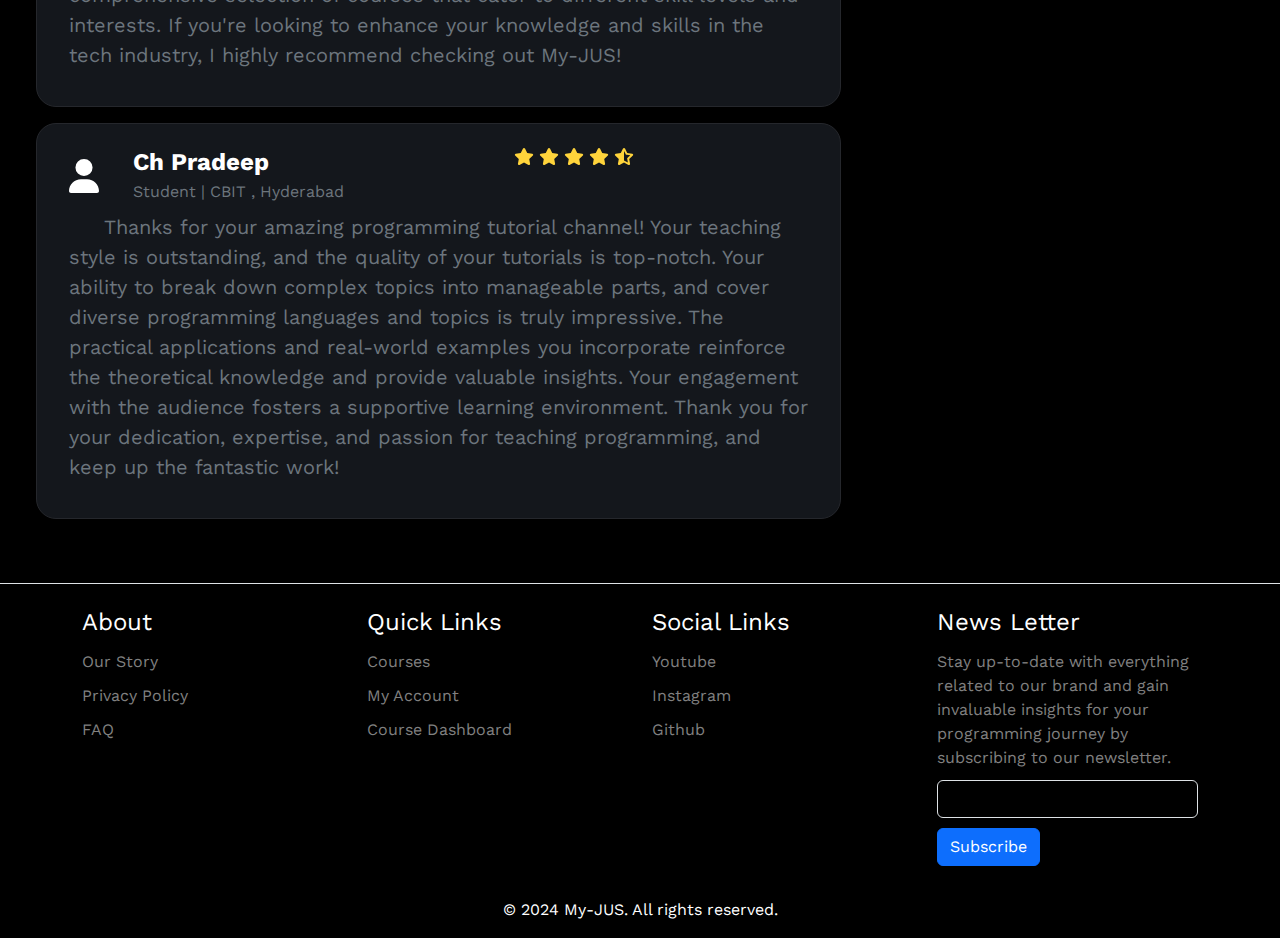
<file: course2.html>
<!DOCTYPE html>
<html lang="en">
  <head>
    <meta charset="UTF-8" />
    <meta name="viewport" content="width=device-width, initial-scale=1.0" />
    <title>My-JUS</title>
    <link rel="stylesheet" href="./assets/css/styles.css" />
    <link rel="preconnect" href="https://fonts.googleapis.com" />
    <link rel="preconnect" href="https://fonts.gstatic.com" crossorigin />
    <link
      href="https://fonts.googleapis.com/css2?family=Open+Sans:ital,wght@0,300..800;1,300..800&family=Work+Sans:ital,wght@0,100..900;1,100..900&display=swap"
      rel="stylesheet"
    />
    <link
      href="https://fonts.googleapis.com/css2?family=Dancing+Script:wght@400..700&family=IBM+Plex+Mono:ital,wght@0,100;0,200;0,300;0,400;0,500;0,600;0,700;1,100;1,200;1,300;1,400;1,500;1,600;1,700&family=Open+Sans:ital,wght@0,300..800;1,300..800&family=Work+Sans:ital,wght@0,100..900;1,100..900&display=swap"
      rel="stylesheet"
    />
    <link
      href="https://cdn.jsdelivr.net/npm/bootstrap@5.3.3/dist/css/bootstrap.min.css"
      rel="stylesheet"
      integrity="sha384-QWTKZyjpPEjISv5WaRU9OFeRpok6YctnYmDr5pNlyT2bRjXh0JMhjY6hW+ALEwIH"
      crossorigin="anonymous"
    />
  </head>
  <body>
    <head>
      <nav class="navbar navbar-expand-lg bg-black">
        <div class="container-fluid mx-5 my-3">
          <a class="navbar-brand text-white fw-bold fs-3" href="home.html"
            >My-JUS</a
          >
          <button
            class="navbar-toggler"
            `
            type="button"
            data-bs-toggle="collapse"
            data-bs-target="#navbarText"
            aria-controls="navbarText"
            aria-expanded="false"
            aria-label="Toggle navigation"
          >
            <span class="navbar-toggler-icon"></span>
          </button>
          <div class="collapse navbar-collapse" id="navbarText">
            <ul class="navbar-nav ms-auto mb-2 mb-lg-0">
              <li class="nav-item">
                <a class="nav-link fs-4 text-white" href="about.html">About</a>
              </li>
              <li class="nav-item">
                <a class="nav-link fs-4 text-white" href="writeUs.html"
                  >Write Us</a
                >
              </li>
              <li class="nav-item">
                <a class="nav-link fs-4 text-white" href="faq.html">FAQ</a>
              </li>
              <li class="nav-item">
                <a class="nav-link fs-4 text-white" href="profile.html">
                  <img
                    src="./assets/images/user.svg"
                    alt="profile"
                    style="width: 15px"
                  />
                </a>
              </li>
            </ul>
          </div>
        </div>
      </nav>
    </head>

    <main class="bg-black py-5">
      <div class="container-fluid px-5">
        <div class="row justify-content-center">
          <div
            class="col-12 col-md-12 col-lg-8 order-lg-first order-md-last order-last"
          >
            <span class="fs-3 fw-bold"
              >Multi-Vendor MERN Stack E-commerce project With All
              functionalities absolutely for beginners</span
            ><br />

            <img
              src="./assets/images/star.svg"
              alt="star"
              style="width: 20px"
            />
            <img
              src="./assets/images/star.svg"
              alt="star"
              style="width: 20px"
            />
            <img
              src="./assets/images/star.svg"
              alt="star"
              style="width: 20px"
            />
            <img
              src="./assets/images/half-star.svg"
              alt="star"
              style="width: 20px"
            />
            <span class="fs-4 text-secondary">8 Reviews</span>
            <span class="float-end fs-4">17 Students</span><br /><br />
            <span class="fs-3 fw-bold"
              >What you will learn from this course? </span
            ><br />
            <ul class="mt-4">
              <li class="mb-2">
                You will be able to build a full stack multivendor Ecommerce
                website
              </li>
              <li class="mb-2">
                You will learn the best practices of MERN stack
              </li>
              <li class="mb-2">
                You will learn how to build a chatting app with the power of
                socket io and MERN stack
              </li>
            </ul>
            <span class="my-4 fw-bold fs-3">
              What are the prerequisites for starting this course?
            </span>
            <ul>
              <li class="mb-2">You need basic knowledge of MERN stack</li>
              <li class="mb-2">
                You need to complete any simple MERN project before
              </li>
              <li class="mb-5">
                You need knowledge of full stack like how to create backend
                server how it's work and how to connect in frontend
              </li>
            </ul>
            <span class="fw-bold fs-3 my-4"> Course Overview </span>
            <div class="accordion">
              <div
                class="accordion-item bg-black border-0 rounded-0 focus-ring-info p-3"
              >
                <h2 class="accordion-header">
                  <button
                    class="accordion-button bg-black text-white fs-4"
                    type="button"
                    data-bs-toggle="collapse"
                    data-bs-target="#1"
                    aria-expanded="true"
                    aria-controls="1"
                  >
                    <div class="container">
                      <div class="row my-1">Planing and Project Structure</div>
                      <div class="row my-1">
                        <span class="fs-5 text-secondary"
                          >5 Lessons | 57 minutes</span
                        >
                      </div>
                    </div>
                  </button>
                </h2>
                <div
                  id="1"
                  class="accordion-collapse collapse"
                  data-bs-parent="#accordionExample"
                >
                  <div class="accordion-body">
                    <div class="container">
                      <div class="row mb-3">
                        <div class="col-1">
                          <img
                            src="./assets/images/video.svg"
                            alt="vid"
                            width="25px"
                            class="mt-3"
                          />
                        </div>
                        <div class="col">
                          <span class="fs-5"
                            >Software Design / Project Plan</span
                          ><br />
                          <span class="text-secondary">10 Minutes</span>
                        </div>
                      </div>
                      <div class="row mb-3">
                        <div class="col-1">
                          <img
                            src="./assets/images/video.svg"
                            alt="vid"
                            width="25px"
                            class="mt-3"
                          />
                        </div>
                        <div class="col">
                          <span class="fs-5">Technology Brief</span><br />
                          <span class="text-secondary">15 Minutes</span>
                        </div>
                      </div>
                      <div class="row mb-3">
                        <div class="col-1">
                          <img
                            src="./assets/images/video.svg"
                            alt="vid"
                            width="25px"
                            class="mt-3"
                          />
                        </div>
                        <div class="col">
                          <span class="fs-5">Code Editor Review</span><br />
                          <span class="text-secondary">7 Minutes</span>
                        </div>
                      </div>
                      <div class="row mb-3">
                        <div class="col-1">
                          <img
                            src="./assets/images/video.svg"
                            alt="vid"
                            width="25px"
                            class="mt-3"
                          />
                        </div>
                        <div class="col">
                          <span class="fs-5">Database Connection</span><br />
                          <span class="text-secondary">10 Minutes</span>
                        </div>
                      </div>
                    </div>
                  </div>
                </div>
              </div>
              <div
                class="accordion-item bg-black border-0 rounded-0 focus-ring-info p-3"
              >
                <h2 class="accordion-header">
                  <button
                    class="accordion-button bg-black text-white fs-4"
                    type="button"
                    data-bs-toggle="collapse"
                    data-bs-target="#2"
                    aria-expanded="true"
                    aria-controls="1"
                  >
                    <div class="container">
                      <div class="row my-1">
                        Frontend | Folder Structure and User Authentication
                      </div>
                      <div class="row my-1">
                        <span class="fs-5 text-secondary"
                          >6 Lessons | 4.5 Hours</span
                        >
                      </div>
                    </div>
                  </button>
                </h2>
                <div
                  id="2"
                  class="accordion-collapse collapse"
                  data-bs-parent="#accordionExample"
                >
                  <div class="accordion-body">
                    <div class="container">
                      <div class="row mb-3">
                        <div class="col-1">
                          <img
                            src="./assets/images/video.svg"
                            alt="vid"
                            width="25px"
                            class="mt-3"
                          />
                        </div>
                        <div class="col">
                          <span class="fs-5"
                            >Setting up folder,header,hero component</span
                          ><br />
                          <span class="text-secondary">10 Minutes</span>
                        </div>
                      </div>
                      <div class="row mb-3">
                        <div class="col-1">
                          <img
                            src="./assets/images/video.svg"
                            alt="vid"
                            width="25px"
                            class="mt-3"
                          />
                        </div>
                        <div class="col">
                          <span class="fs-5"
                            >Login,signup and user verification ui</span
                          ><br />
                          <span class="text-secondary">50 Minutes</span>
                        </div>
                      </div>
                      <div class="row mb-3">
                        <div class="col-1">
                          <img
                            src="./assets/images/video.svg"
                            alt="vid"
                            width="25px"
                            class="mt-3"
                          />
                        </div>
                        <div class="col">
                          <span class="fs-5"
                            >Signup, user activation features</span
                          ><br />
                          <span class="text-secondary">49 Minutes</span>
                        </div>
                      </div>
                      <div class="row mb-3">
                        <div class="col-1">
                          <img
                            src="./assets/images/video.svg"
                            alt="vid"
                            width="25px"
                            class="mt-3"
                          />
                        </div>
                        <div class="col">
                          <span class="fs-5"
                            >Login and Social Auth features</span
                          ><br />
                          <span class="text-secondary">30 Minutes</span>
                        </div>
                      </div>
                      <div class="row mb-3">
                        <div class="col-1">
                          <img
                            src="./assets/images/video.svg"
                            alt="vid"
                            width="25px"
                            class="mt-3"
                          />
                        </div>
                        <div class="col">
                          <span class="fs-5"
                            >Profile ui and functionalities</span
                          ><br />
                          <span class="text-secondary">35 Minutes</span>
                        </div>
                      </div>
                      <div class="row mb-3">
                        <div class="col-1">
                          <img
                            src="./assets/images/video.svg"
                            alt="vid"
                            width="25px"
                            class="mt-3"
                          />
                        </div>
                        <div class="col">
                          <span class="fs-5"
                            >Edit Profile and update password</span
                          ><br />
                          <span class="text-secondary">1.5 Hours</span>
                        </div>
                      </div>
                    </div>
                  </div>
                </div>
              </div>
            </div>
            <div class="row my-3">
              <span class="fw-bold fs-3"> Course Details </span><br />
              <p class="fs-4">
                Welcome to the MERN stack Multi Vendor Ecommerce startup series.
                In this series, you will learn how to build a startup project
                with the power of MERN and other latest technologies like
                tailwind CSS, socket io, redux toolkit, etc. This is a free MERN
                stack startup series that you will not find on youtube and Udemy
                right now.<br />
                <a href="/">#mern_stack</a>&nbsp;&nbsp;<a href="/">#nodejs</a
                >&nbsp;&nbsp;<a href="/">#tailwindcss</a><br /><a href="/"
                  >#socketio</a
                >&nbsp;&nbsp;<a href="/">#My-JUS </a>&nbsp;&nbsp;<a href="/"
                  >#LMS</a
                >
              </p>
            </div>
            <div class="row">
              <div class="col-4">
                <img
                  src="./assets/images/star.svg"
                  alt="star"
                  style="width: 20px"
                />
                <img
                  src="./assets/images/star.svg"
                  alt="star"
                  style="width: 20px"
                />
                <img
                  src="./assets/images/star.svg"
                  alt="star"
                  style="width: 20px"
                />
                <img
                  src="./assets/images/star.svg"
                  alt="star"
                  style="width: 20px"
                />
                <img
                  src="./assets/images/half-star.svg"
                  alt="star"
                  style="width: 20px"
                />
              </div>
              <div class="col">
                <span class="fs-3 fw-bold">4.5 Rating | 5 Reviews</span>
              </div>
            </div>
            <div class="row review my-3">
              <div class="container-fluid">
                <div class="row">
                  <div class="col-1">
                    <img
                      src="./assets/images/user.svg"
                      alt="Profile"
                      class="review-img"
                    />
                  </div>
                  <div class="col-6">
                    <span class="fw-bold fs-4">Ch Mukesh</span><br /><span
                      class="text-secondary"
                      >Student | CBIT , Hyderabad</span
                    >
                  </div>
                  <div class="col-5 col-md-4">
                    <img
                      src="./assets/images/star.svg"
                      alt="Star"
                      style="width: 20px"
                    />
                    <img
                      src="./assets/images/star.svg"
                      alt="Star"
                      style="width: 20px"
                    />
                    <img
                      src="./assets/images/star.svg"
                      alt="Star"
                      style="width: 20px"
                    />
                    <img
                      src="./assets/images/star.svg"
                      alt="Star"
                      style="width: 20px"
                    />
                    <img
                      src="./assets/images/star.svg"
                      alt="Star"
                      style="width: 20px"
                    />
                  </div>
                </div>
                <div class="row mt-2">
                  <p class="text-secondary fs-5">
                    I had the pleasure of exploring My-JUS, a website that
                    provides an extensive range of courses on various
                    tech-related topics. I was thoroughly impressed with my
                    experience, as the website offers a comprehensive selection
                    of courses that cater to different skill levels and
                    interests. If you're looking to enhance your knowledge and
                    skills in the tech industry, I highly recommend checking out
                    My-JUS!
                  </p>
                </div>
              </div>
            </div>
            <div class="row review my-3">
              <div class="container-fluid">
                <div class="row">
                  <div class="col-1">
                    <img
                      src="./assets/images/user.svg"
                      alt="Profile"
                      class="review-img"
                    />
                  </div>
                  <div class="col-6">
                    <span class="fw-bold fs-4">Ch Pradeep</span><br /><span
                      class="text-secondary"
                      >Student | CBIT , Hyderabad</span
                    >
                  </div>
                  <div class="col-5 col-md-4">
                    <img
                      src="./assets/images/star.svg"
                      alt="Star"
                      style="width: 20px"
                    />
                    <img
                      src="./assets/images/star.svg"
                      alt="Star"
                      style="width: 20px"
                    />
                    <img
                      src="./assets/images/star.svg"
                      alt="Star"
                      style="width: 20px"
                    />
                    <img
                      src="./assets/images/star.svg"
                      alt="Star"
                      style="width: 20px"
                    />
                    <img
                      src="./assets/images/half-star.svg"
                      alt="Star"
                      style="width: 20px"
                    />
                  </div>
                </div>
                <div class="row mt-2">
                  <p class="text-secondary fs-5">
                    &nbsp;&nbsp;&nbsp;&nbsp;&nbsp;Thanks for your amazing
                    programming tutorial channel! Your teaching style is
                    outstanding, and the quality of your tutorials is top-notch.
                    Your ability to break down complex topics into manageable
                    parts, and cover diverse programming languages and topics is
                    truly impressive. The practical applications and real-world
                    examples you incorporate reinforce the theoretical knowledge
                    and provide valuable insights. Your engagement with the
                    audience fosters a supportive learning environment. Thank
                    you for your dedication, expertise, and passion for teaching
                    programming, and keep up the fantastic work!
                  </p>
                </div>
              </div>
            </div>
          </div>
          <div
            class="col-12 col-md-8 order-lg-last order-md-first order-sm-first col-lg-4"
          >
            <div class="card text-white p-3 bg-dark border-0 m-1 pb-0">
              <img
                class="card-img-top"
                src="./assets/images/course2.jpeg"
                alt="Title"
              />
              <div class="card-body">
                <h4 class="card-title fs-5">
                  All Functional MERN Stack LMS / Learning Management system
                  series with next 13, TypeScript | Full Course
                </h4>
                <p class="card-text">
                  <img
                    src="./assets/images/star.svg"
                    alt="star"
                    style="width: 20px"
                  />
                  <img
                    src="./assets/images/star.svg"
                    alt="star"
                    style="width: 20px"
                  />
                  <img
                    src="./assets/images/star.svg"
                    alt="star"
                    style="width: 20px"
                  />
                  <img
                    src="./assets/images/star.svg"
                    alt="star"
                    style="width: 20px"
                  />
                  <img
                    src="./assets/images/half-star.svg"
                    alt="star"
                    style="width: 20px"
                  />
                  <span class="float-end">10 Students</span>
                </p>
                <p class="fs-4">
                  <span style="font-family: monospace">$15</span>
                  <span
                    style="
                      color: red;
                      text-decoration: line-through;
                      font-family: monospace;
                    "
                    >$25</span
                  >
                  <button class="btn btn-success rounded p-2 w-100">
                    Enroll
                  </button>
                </p>
              </div>
            </div>
            <div class="row p-3">
              <ul class="">
                <li>Lifetime Access</li>
                <li>Source code Included</li>
                <li>Certificate of completetion</li>
                <li>Premium Support</li>
              </ul>
            </div>
          </div>
        </div>
      </div>
    </main>

    <footer>
      <section class="footer border-top bg-black px-2">
        <div class="container">
          <div class="row row-cols-md-3 row-cols-sm-2">
            <div class="col-12 col-sm-6 col-md-4 col-lg-3">
              <ul class="list-unstyled">
                <li><span class="fs-4">About</span></li>
                <li><a href="/about.html">Our Story</a></li>
                <li><a href="/about.html">Privacy Policy</a></li>
                <li><a href="faq.html">FAQ</a></li>
              </ul>
            </div>
            <div class="col-12 col-sm-6 col-md-4 col-lg-3">
              <ul class="list-unstyled">
                <li><span class="fs-4">Quick Links</span></li>
                <li><a href="course.html">Courses</a></li>
                <li><a href="/profile.html">My Account</a></li>
                <li><a href="/home.html">Course Dashboard</a></li>
              </ul>
            </div>
            <div class="col-12 col-sm-6 col-md-4 col-lg-3">
              <ul class="list-unstyled">
                <li><span class="fs-4">Social Links</span></li>
                <li>Youtube</li>
                <li>Instagram</li>
                <li>Github</li>
              </ul>
            </div>
            <div class="col-12 col-sm-6 col-md-4 col-lg-3">
              <ul class="list-unstyled">
                <li><span class="fs-4">News Letter</span></li>
                <li>
                  Stay up-to-date with everything related to our brand and gain
                  invaluable insights for your programming journey by
                  subscribing to our newsletter.
                </li>
                <li>
                  <input type="text" class="form-control bg-transparent" />
                </li>
                <li><button class="btn btn-primary">Subscribe</button></li>
              </ul>
            </div>
          </div>
          <div class="row text-center py-3">
            <span class="text-white">© 2024 My-JUS. All rights reserved.</span>
          </div>
        </div>
      </section>
    </footer>
    <script
      src="https://cdn.jsdelivr.net/npm/bootstrap@5.3.3/dist/js/bootstrap.bundle.min.js"
      integrity="sha384-YvpcrYf0tY3lHB60NNkmXc5s9fDVZLESaAA55NDzOxhy9GkcIdslK1eN7N6jIeHz"
      crossorigin="anonymous"
    ></script>
  </body>
</html>
</file>
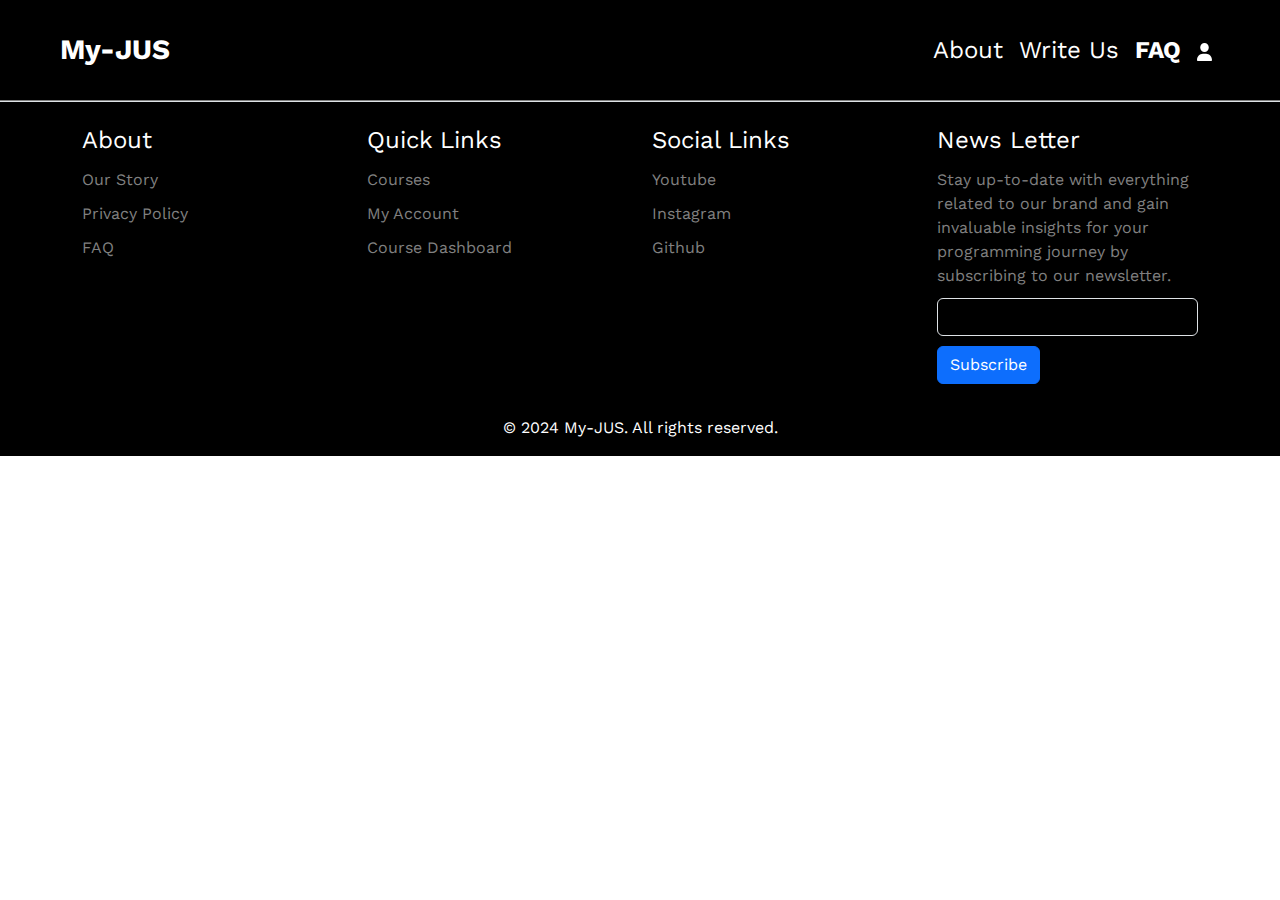
<file: dummy.html>
<!DOCTYPE html>
<html lang="en">
  <head>
    <meta charset="UTF-8" />
    <meta name="viewport" content="width=device-width, initial-scale=1.0" />
    <title>My-JUS</title>
    <link rel="stylesheet" href="./assets/css/styles.css" />
    <link rel="preconnect" href="https://fonts.googleapis.com" />
    <link rel="preconnect" href="https://fonts.gstatic.com" crossorigin />
    <link
      href="https://fonts.googleapis.com/css2?family=Open+Sans:ital,wght@0,300..800;1,300..800&family=Work+Sans:ital,wght@0,100..900;1,100..900&display=swap"
      rel="stylesheet"
    />
    <link
      href="https://fonts.googleapis.com/css2?family=Dancing+Script:wght@400..700&family=IBM+Plex+Mono:ital,wght@0,100;0,200;0,300;0,400;0,500;0,600;0,700;1,100;1,200;1,300;1,400;1,500;1,600;1,700&family=Open+Sans:ital,wght@0,300..800;1,300..800&family=Work+Sans:ital,wght@0,100..900;1,100..900&display=swap"
      rel="stylesheet"
    />
    <link
      href="https://cdn.jsdelivr.net/npm/bootstrap@5.3.3/dist/css/bootstrap.min.css"
      rel="stylesheet"
      integrity="sha384-QWTKZyjpPEjISv5WaRU9OFeRpok6YctnYmDr5pNlyT2bRjXh0JMhjY6hW+ALEwIH"
      crossorigin="anonymous"
    />
  </head>
  <body>
    <head>
      <nav class="navbar navbar-expand-lg bg-black">
        <div class="container-fluid mx-5 my-3">
          <a class="navbar-brand text-white fw-bold fs-3" href="home.html"
            >My-JUS</a
          >
          <button
            class="navbar-toggler"
            `
            type="button"
            data-bs-toggle="collapse"
            data-bs-target="#navbarText"
            aria-controls="navbarText"
            aria-expanded="false"
            aria-label="Toggle navigation"
          >
            <span class="navbar-toggler-icon"></span>
          </button>
          <div class="collapse navbar-collapse" id="navbarText">
            <ul class="navbar-nav ms-auto mb-2 mb-lg-0">
              <li class="nav-item">
                <a class="nav-link fs-4 text-white" href="about.html">About</a>
              </li>
              <li class="nav-item">
                <a class="nav-link fs-4 text-white" href="writeUs.html"
                  >Write Us</a
                >
              </li>
              <li class="nav-item">
                <a class="nav-link fs-4 text-white fw-bold" href="faq.html"
                  >FAQ</a
                >
              </li>
              <li class="nav-item">
                <a class="nav-link fs-4 text-white" href="profile.html">
                  <img
                    src="./assets/images/user.svg"
                    alt="profile"
                    style="width: 15px"
                  />
                </a>
              </li>
            </ul>
          </div>
        </div>
      </nav>
    </head>

    <main></main>
    <footer>
      <section class="footer border-top bg-black px-2">
        <div class="container">
          <div class="row row-cols-md-3 row-cols-sm-2">
            <div class="col-12 col-sm-6 col-md-4 col-lg-3">
              <ul class="list-unstyled">
                <li><span class="fs-4">About</span></li>
                <li><a href="/about.html">Our Story</a></li>
                <li><a href="/about.html">Privacy Policy</a></li>
                <li><a href="faq.html">FAQ</a></li>
              </ul>
            </div>
            <div class="col-12 col-sm-6 col-md-4 col-lg-3">
              <ul class="list-unstyled">
                <li><span class="fs-4">Quick Links</span></li>
                <li><a href="course.html">Courses</a></li>
                <li><a href="/profile.html">My Account</a></li>
                <li><a href="/home.html">Course Dashboard</a></li>
              </ul>
            </div>
            <div class="col-12 col-sm-6 col-md-4 col-lg-3">
              <ul class="list-unstyled">
                <li><span class="fs-4">Social Links</span></li>
                <li>Youtube</li>
                <li>Instagram</li>
                <li>Github</li>
              </ul>
            </div>
            <div class="col-12 col-sm-6 col-md-4 col-lg-3">
              <ul class="list-unstyled">
                <li><span class="fs-4">News Letter</span></li>
                <li>
                  Stay up-to-date with everything related to our brand and gain
                  invaluable insights for your programming journey by
                  subscribing to our newsletter.
                </li>
                <li>
                  <input type="text" class="form-control bg-transparent" />
                </li>
                <li><button class="btn btn-primary">Subscribe</button></li>
              </ul>
            </div>
          </div>
          <div class="row text-center py-3">
            <span class="text-white">© 2024 My-JUS. All rights reserved.</span>
          </div>
        </div>
      </section>
    </footer>
    <script
      src="https://cdn.jsdelivr.net/npm/bootstrap@5.3.3/dist/js/bootstrap.bundle.min.js"
      integrity="sha384-YvpcrYf0tY3lHB60NNkmXc5s9fDVZLESaAA55NDzOxhy9GkcIdslK1eN7N6jIeHz"
      crossorigin="anonymous"
    ></script>
  </body>
</html>
</file>
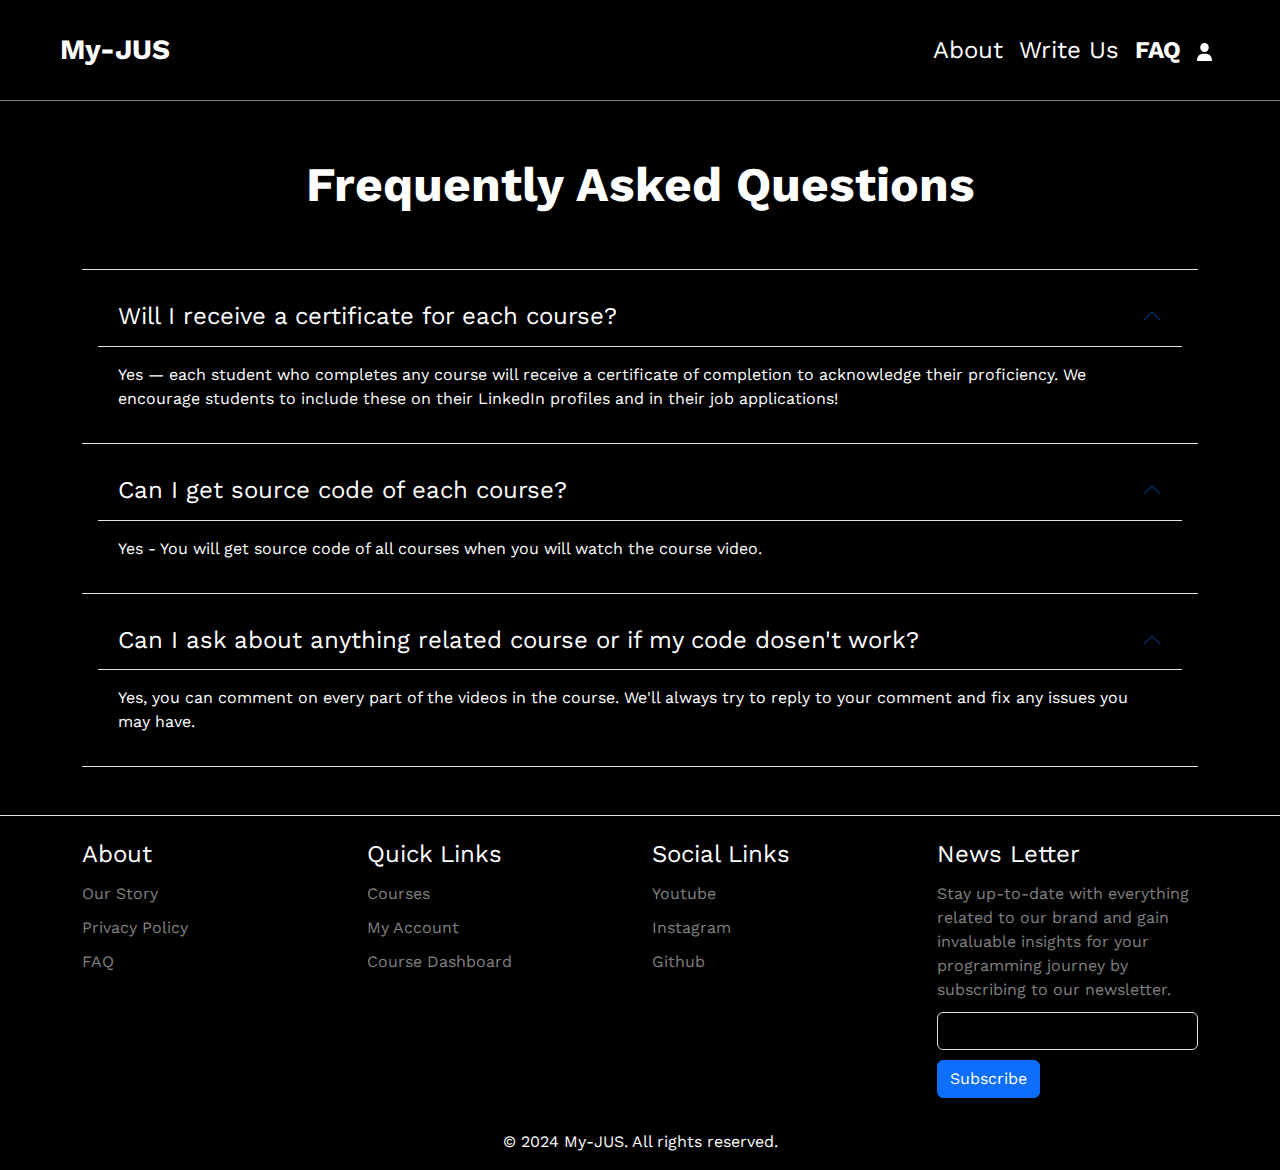
<file: faq.html>
<!DOCTYPE html>
<html lang="en">
  <head>
    <meta charset="UTF-8" />
    <meta name="viewport" content="width=device-width, initial-scale=1.0" />
    <title>My-JUS</title>
    <link rel="stylesheet" href="./assets/css/styles.css" />
    <link rel="preconnect" href="https://fonts.googleapis.com" />
    <link rel="preconnect" href="https://fonts.gstatic.com" crossorigin />
    <link
      href="https://fonts.googleapis.com/css2?family=Open+Sans:ital,wght@0,300..800;1,300..800&family=Work+Sans:ital,wght@0,100..900;1,100..900&display=swap"
      rel="stylesheet"
    />
    <link
      href="https://fonts.googleapis.com/css2?family=Dancing+Script:wght@400..700&family=IBM+Plex+Mono:ital,wght@0,100;0,200;0,300;0,400;0,500;0,600;0,700;1,100;1,200;1,300;1,400;1,500;1,600;1,700&family=Open+Sans:ital,wght@0,300..800;1,300..800&family=Work+Sans:ital,wght@0,100..900;1,100..900&display=swap"
      rel="stylesheet"
    />
    <link
      href="https://cdn.jsdelivr.net/npm/bootstrap@5.3.3/dist/css/bootstrap.min.css"
      rel="stylesheet"
      integrity="sha384-QWTKZyjpPEjISv5WaRU9OFeRpok6YctnYmDr5pNlyT2bRjXh0JMhjY6hW+ALEwIH"
      crossorigin="anonymous"
    />
  </head>
  <body>
    <head>
      <nav class="navbar navbar-expand-lg bg-black">
        <div class="container-fluid mx-5 my-3">
          <a class="navbar-brand text-white fw-bold fs-3" href="home.html"
            >My-JUS</a
          >
          <button
            class="navbar-toggler"
            type="button"
            data-bs-toggle="collapse"
            data-bs-target="#navbarText"
            aria-controls="navbarText"
            aria-expanded="false"
            aria-label="Toggle navigation"
          >
            <span class="navbar-toggler-icon"></span>
          </button>
          <div class="collapse navbar-collapse" id="navbarText">
            <ul class="navbar-nav ms-auto mb-2 mb-lg-0">
              <li class="nav-item">
                <a class="nav-link fs-4 text-white" href="about.html">About</a>
              </li>
              <li class="nav-item">
                <a class="nav-link fs-4 text-white" href="writeUs.html"
                  >Write Us</a
                >
              </li>
              <li class="nav-item">
                <a class="nav-link fs-4 text-white fw-bold" href="faq.html"
                  >FAQ</a
                >
              </li>
              <li class="nav-item">
                <a class="nav-link fs-4 text-white" href="profile.html">
                  <img
                    src="./assets/images/user.svg"
                    alt="profile"
                    style="width: 15px"
                  />
                </a>
              </li>
            </ul>
          </div>
        </div>
      </nav>
    </head>

    <main>
      <section class="faq bg-black pb-5">
        <div class="container">
          <div class="row text-center py-5">
            <span class="fw-bold banner-head">Frequently Asked Questions</span>
          </div>
          <div class="accordion">
            <div
              class="accordion-item bg-black border-start-0 border-end-0 rounded-0 focus-ring-info p-3"
            >
              <h2 class="accordion-header">
                <button
                  class="accordion-button bg-black text-white fs-4"
                  type="button"
                  data-bs-toggle="collapse"
                  data-bs-target="#1"
                  aria-expanded="true"
                  aria-controls="1"
                >
                  Will I receive a certificate for each course?
                </button>
              </h2>
              <div
                id="1"
                class="accordion-collapse collapse show"
                data-bs-parent="#accordionExample"
              >
                <div class="accordion-body">
                  Yes — each student who completes any course will receive a
                  certificate of completion to acknowledge their proficiency. We
                  encourage students to include these on their LinkedIn profiles
                  and in their job applications!
                </div>
              </div>
            </div>
            <div
              class="accordion-item bg-black border-start-0 border-end-0 rounded-0 focus-ring-info p-3"
            >
              <h2 class="accordion-header">
                <button
                  class="accordion-button bg-black text-white fs-4"
                  type="button"
                  data-bs-toggle="collapse"
                  data-bs-target="#2"
                  aria-expanded="true"
                  aria-controls="2"
                >
                  Can I get source code of each course?
                </button>
              </h2>
              <div
                id="2"
                class="accordion-collapse collapse show"
                data-bs-parent="#accordionExample"
              >
                <div class="accordion-body">
                  Yes - You will get source code of all courses when you will
                  watch the course video.
                </div>
              </div>
            </div>
            <div
              class="accordion-item bg-black border-start-0 border-end-0 rounded-0 focus-ring-info p-3"
            >
              <h2 class="accordion-header">
                <button
                  class="accordion-button bg-black text-white fs-4"
                  type="button"
                  data-bs-toggle="collapse"
                  data-bs-target="#3"
                  aria-expanded="true"
                  aria-controls="3"
                >
                  Can I ask about anything related course or if my code dosen't
                  work?
                </button>
              </h2>
              <div
                id="3"
                class="accordion-collapse collapse show"
                data-bs-parent="#accordionExample"
              >
                <div class="accordion-body">
                  Yes, you can comment on every part of the videos in the
                  course. We'll always try to reply to your comment and fix any
                  issues you may have.
                </div>
              </div>
            </div>
          </div>
        </div>
      </section>
    </main>
    <footer>
      <section class="footer border-top bg-black px-2">
        <div class="container">
          <div class="row row-cols-md-3 row-cols-sm-2">
            <div class="col-12 col-sm-6 col-md-4 col-lg-3">
              <ul class="list-unstyled">
                <li><span class="fs-4">About</span></li>
                <li><a href="/about.html">Our Story</a></li>
                <li><a href="/about.html">Privacy Policy</a></li>
                <li><a href="faq.html">FAQ</a></li>
              </ul>
            </div>
            <div class="col-12 col-sm-6 col-md-4 col-lg-3">
              <ul class="list-unstyled">
                <li><span class="fs-4">Quick Links</span></li>
                <li><a href="course.html">Courses</a></li>
                <li><a href="/profile.html">My Account</a></li>
                <li><a href="/home.html">Course Dashboard</a></li>
              </ul>
            </div>
            <div class="col-12 col-sm-6 col-md-4 col-lg-3">
              <ul class="list-unstyled">
                <li><span class="fs-4">Social Links</span></li>
                <li>Youtube</li>
                <li>Instagram</li>
                <li>Github</li>
              </ul>
            </div>
            <div class="col-12 col-sm-6 col-md-4 col-lg-3">
              <ul class="list-unstyled">
                <li><span class="fs-4">News Letter</span></li>
                <li>
                  Stay up-to-date with everything related to our brand and gain
                  invaluable insights for your programming journey by
                  subscribing to our newsletter.
                </li>
                <li>
                  <input type="text" class="form-control bg-transparent" />
                </li>
                <li><button class="btn btn-primary">Subscribe</button></li>
              </ul>
            </div>
          </div>
          <div class="row text-center py-3">
            <span class="text-white">© 2024 My-JUS. All rights reserved.</span>
          </div>
        </div>
      </section>
    </footer>
    <script
      src="https://cdn.jsdelivr.net/npm/bootstrap@5.3.3/dist/js/bootstrap.bundle.min.js"
      integrity="sha384-YvpcrYf0tY3lHB60NNkmXc5s9fDVZLESaAA55NDzOxhy9GkcIdslK1eN7N6jIeHz"
      crossorigin="anonymous"
    ></script>
  </body>
</html>
</file>
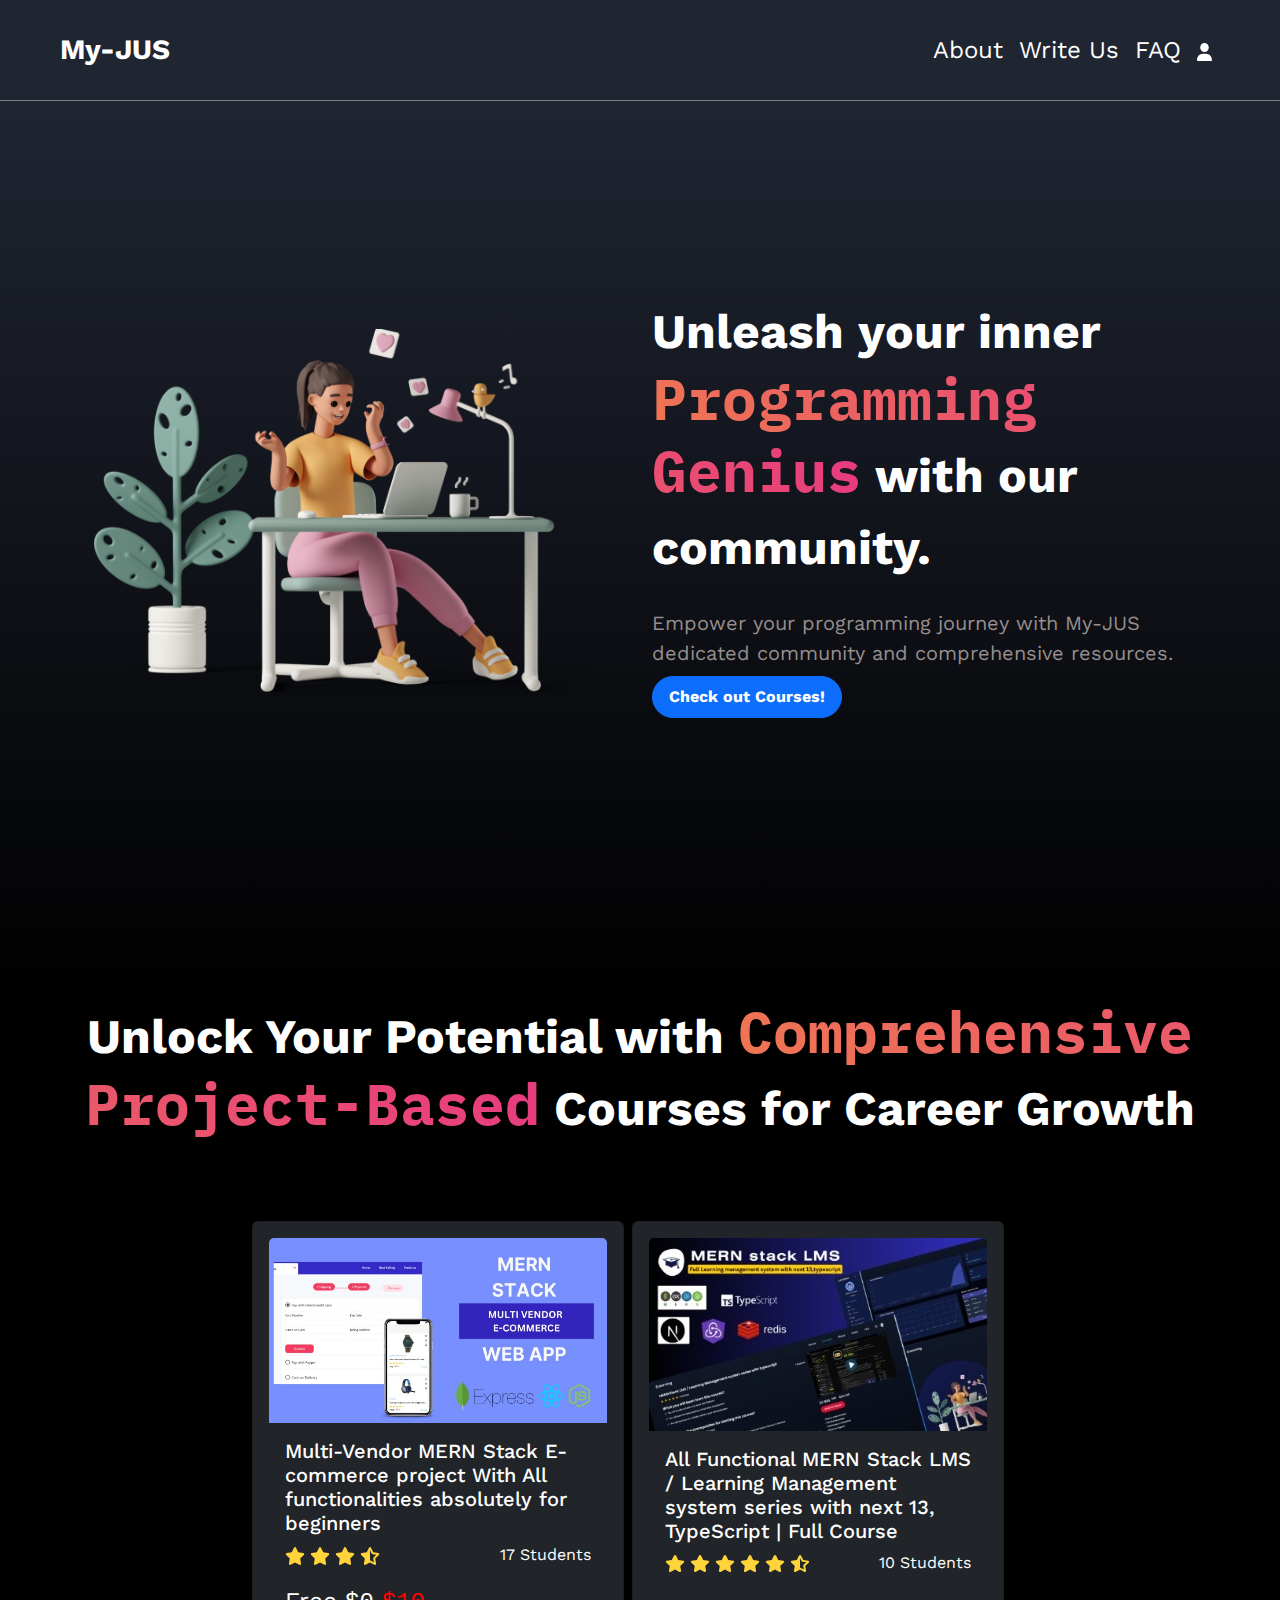
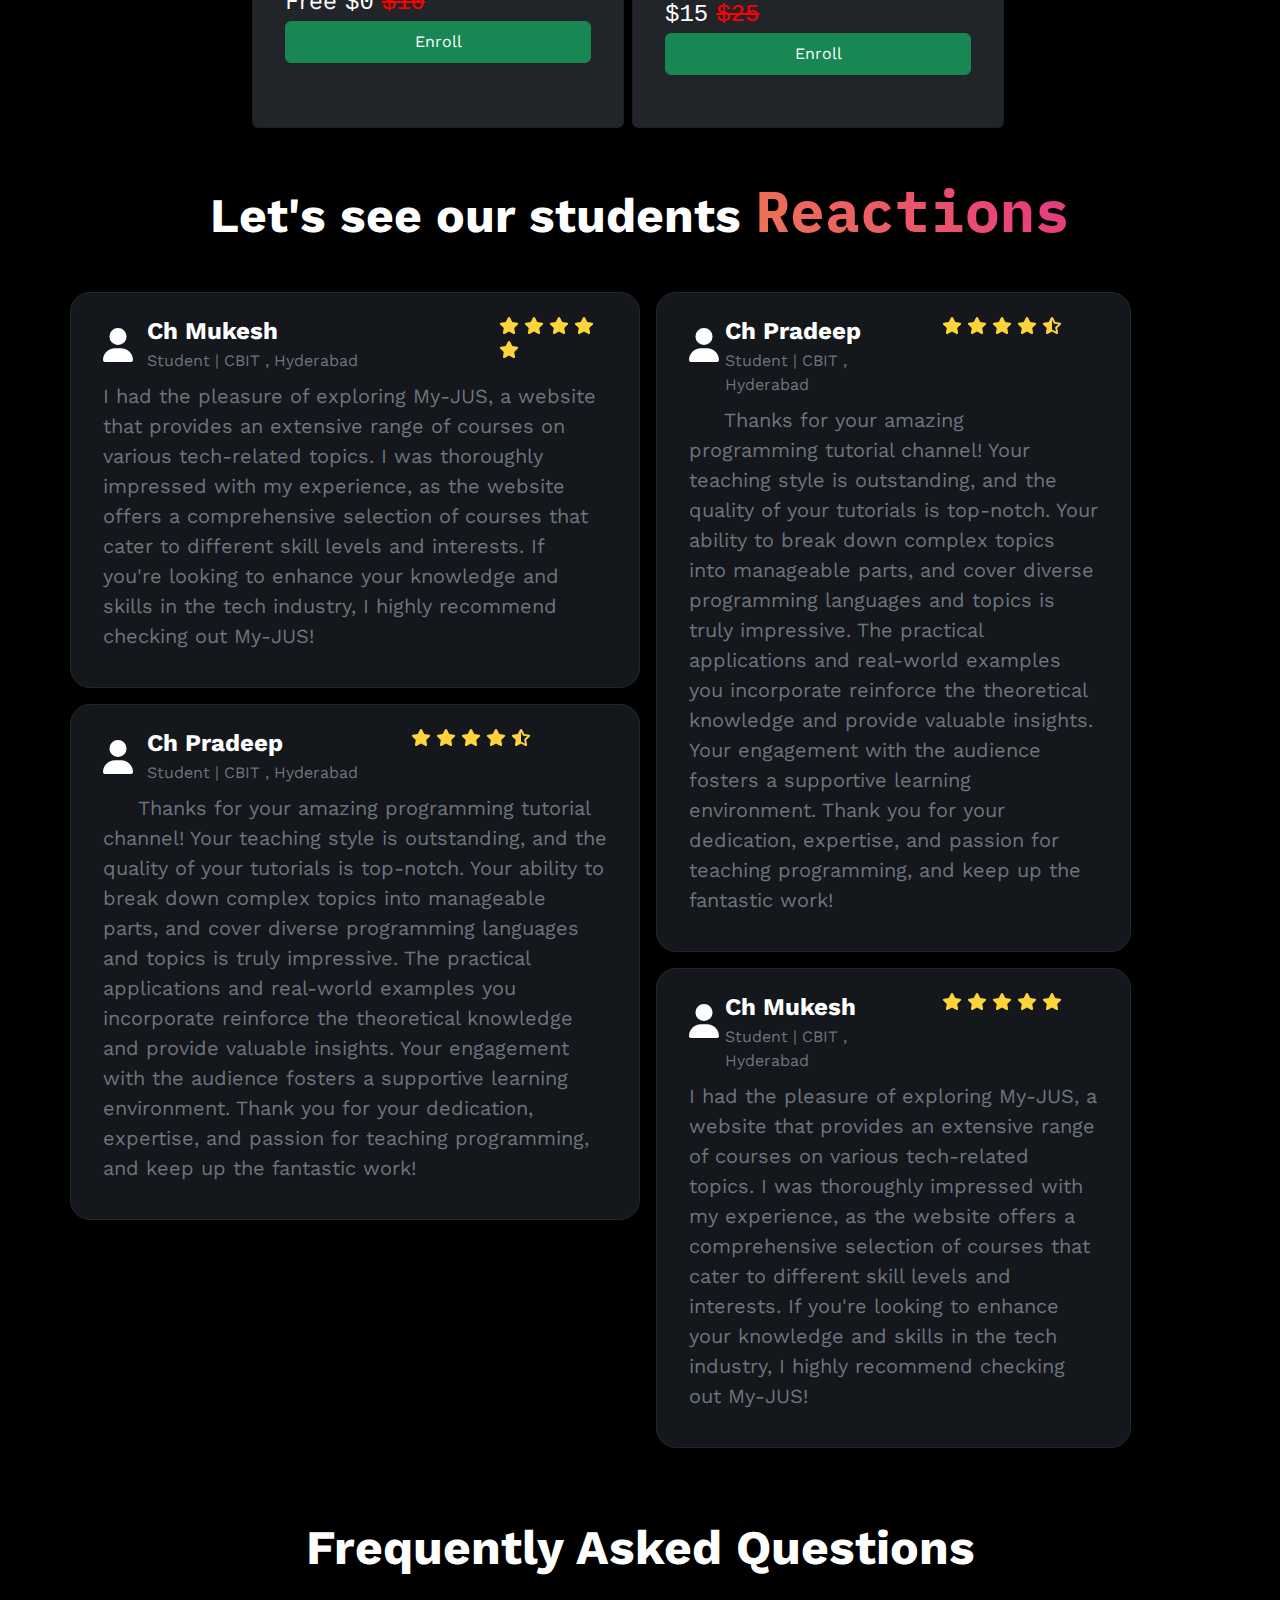
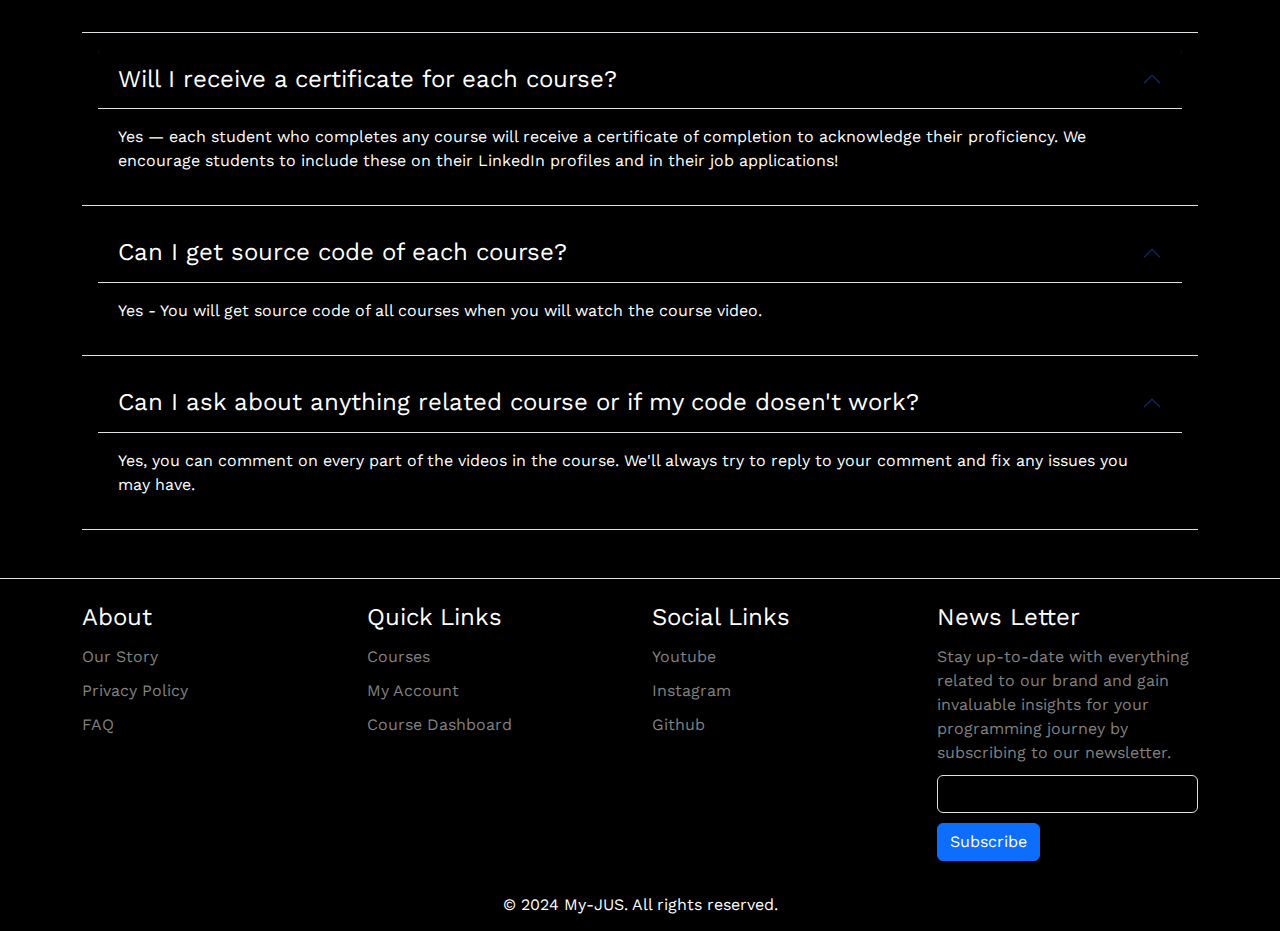
<file: home.html>
<!DOCTYPE html>
<html lang="en">
<head>
    <meta charset="UTF-8">
    <meta name="viewport" content="width=device-width, initial-scale=1.0">
    <title>My-JUS</title>
    <link rel="stylesheet" href="./assets/css/styles.css">
    <link rel="preconnect" href="https://fonts.googleapis.com">
<link rel="preconnect" href="https://fonts.gstatic.com" crossorigin>
<link href="https://fonts.googleapis.com/css2?family=Open+Sans:ital,wght@0,300..800;1,300..800&family=Work+Sans:ital,wght@0,100..900;1,100..900&display=swap" rel="stylesheet">
<link href="https://fonts.googleapis.com/css2?family=Dancing+Script:wght@400..700&family=IBM+Plex+Mono:ital,wght@0,100;0,200;0,300;0,400;0,500;0,600;0,700;1,100;1,200;1,300;1,400;1,500;1,600;1,700&family=Open+Sans:ital,wght@0,300..800;1,300..800&family=Work+Sans:ital,wght@0,100..900;1,100..900&display=swap" rel="stylesheet"><link href="https://cdn.jsdelivr.net/npm/bootstrap@5.3.3/dist/css/bootstrap.min.css" rel="stylesheet" integrity="sha384-QWTKZyjpPEjISv5WaRU9OFeRpok6YctnYmDr5pNlyT2bRjXh0JMhjY6hW+ALEwIH" crossorigin="anonymous">
</head>
<body >
    <head>
        <nav class="navbar navbar-expand-lg">
            <div class="container-fluid mx-5 my-3">
              <a class="navbar-brand text-white fw-bold fs-3" href="#">My-JUS</a>
              <button class="navbar-toggler" type="button" data-bs-toggle="collapse" data-bs-target="#navbarText" aria-controls="navbarText" aria-expanded="false" aria-label="Toggle navigation">
                <span class="navbar-toggler-icon"></span>
              </button>
              <div class="collapse navbar-collapse" id="navbarText">
                <ul class="navbar-nav ms-auto mb-2 mb-lg-0">
                  <li class="nav-item">
                    <a class="nav-link fs-4 text-white" href="about.html">About</a>
                  </li>
                  <li class="nav-item">
                    <a class="nav-link fs-4 text-white" href="writeUs.html">Write Us</a>
                  </li>
                  <li class="nav-item">
                    <a class="nav-link fs-4 text-white" href="faq.html">FAQ</a>
                  </li>
                  <li class="nav-item">
                    <a class="nav-link fs-4 text-white" href="profile.html">
                      <img src="./assets/images/user.svg" alt="profile" style="width: 15px;">
                    </a>
                  </li>
                </ul>
              </div>
            </div>
          </nav>
    </head>

    <main>
      <section class="banner px-1">
        <div class="container">
            <div class="row m-0 row-cols-md-1 justify-content-center align-items-center">
                <div class="col-md-6 banner-img text-center mt-2 d-none d-md-block">
                    <img src="./assets/images/banner-img-1.png" alt="banner"/>
                </div>
                <div class="col-md-6 banner-text">
                    <div class="text-white">
                      <span class="fw-bold banner-head">Unleash your inner <span class="animated-text">programming
                        genius</span> with our community.</span><br><br>
                        <span class="sub-text">Empower your programming journey with My-JUS
                        dedicated community and comprehensive resources.</span> <br>
                        <button class="btn btn-primary my-2 rounded-pill px-3 py-2 fs-6 fw-bold">
                          <a href="#courses" class="text-white text-decoration-none">Check out Courses!
                          </a>
                        </button>
                    </div>
                </div>
            </div>
        </div>
    </section>
    
    
      <section class="courses pb-5 bg-black px-1" id="courses">
          <div class="container">
              <div class="row text-center">
                <div class="text-white">
                  <span class="fw-bold banner-head">Unlock Your Potential with <span class="animated-text">Comprehensive
                    Project-Based</span> Courses for Career Growth</span><br><br>
                </div>
              </div>
              <div class="row mt-5  row-cols-1 row-cols-md-1 row-cols-lg-3 row-cols-xl-3 justify-content-center" style="max-width: 100%;">
                  <div class="col card text-white p-3 bg-dark border-1 m-1 pb-0 rounded " >
                    <img class="card-img-top" src="./assets/images/course2.jpeg" alt="Title" />
                    <div class="card-body">
                      <h4 class="card-title fs-5">Multi-Vendor MERN Stack E-commerce project With All functionalities absolutely for beginners</h4>
                      <p class="card-text">
                        <img src="./assets/images/star.svg" alt="star" style="width: 20px;">                        
                        <img src="./assets/images/star.svg" alt="star" style="width: 20px;">
                        <img src="./assets/images/star.svg" alt="star" style="width: 20px;">
                        <img src="./assets/images/half-star.svg" alt="star" style="width: 20px;">
                        <span class="float-end">17 Students</span>
                      </p>
                      <p class = "fs-4">Free <span style="font-family: monospace;">$0</span> <span style="color: red;text-decoration: line-through; font-family: monospace;">$10</span>
                        <a href="course2.html" class="btn btn-success rounded p-2 w-100">Enroll</a>
                      </p>
                    </div>
                </div>
                <div class="col card text-white p-3 bg-dark border-1 m-1 rounded">
                  <img class="card-img-top" src="./assets/images/course1.jpeg" alt="Title" />
                  <div class="card-body">
                    <h4 class="card-title fs-5">All Functional MERN Stack LMS / Learning Management system series with next 13, TypeScript | Full Course</h4>
                    <p class="card-text">
                      <img src="./assets/images/star.svg" alt="star" style="width: 20px;">                        <img src="./assets/images/star.svg" alt="star" style="width: 20px;">
                      <img src="./assets/images/star.svg" alt="star" style="width: 20px;">
                      <img src="./assets/images/star.svg" alt="star" style="width: 20px;">
                      <img src="./assets/images/star.svg" alt="star" style="width: 20px;">
                      <img src="./assets/images/half-star.svg" alt="star" style="width: 20px;">
                      <span class="float-end">10 Students</span>
                    </p>
                    <p class = "fs-4 py-1"><span style="font-family: monospace;">$15</span> <span style="color: red;text-decoration: line-through; font-family: monospace;">$25</span>
                      <a href="course1.html" class="btn btn-success rounded p-2 w-100">Enroll</a>
                    </p>
                  </div>
              </div>
                </div>
          </div>
      </section>

      <section class="reviews bg-black px-2">
        <div class="container">
          <div class="row text-center">
            <div class="text-white">
              <span class="fw-bold banner-head">Let's see our students <span class="animated-text">Reactions</span></span><br><br>
            </div>
          </div>
          <div class="row row-cols-sm-1 row-cols-md-1 row-cols-lg-2 ">
            <div class="col-12 col-sm-12 col-md-12 col-lg-6 me-lg-2 me-0">
              <div class="row review my-3">
                <div class="container-fluid">
                  <div class="row">
                    <div class="col-1"><img src="./assets/images/user.svg" alt="Profile" class="review-img"></div>
                    <div class="col-8">
                      <span class="fw-bold fs-4">Ch Mukesh</span><br><span class="text-secondary">Student | CBIT , Hyderabad</span>
                    </div>
                    <div class="col">
                      <img src="./assets/images/star.svg" alt="Star" style="width: 20px;">
                      <img src="./assets/images/star.svg" alt="Star" style="width: 20px;">
                      <img src="./assets/images/star.svg" alt="Star" style="width: 20px;">
                      <img src="./assets/images/star.svg" alt="Star" style="width: 20px;">
                      <img src="./assets/images/star.svg" alt="Star" style="width: 20px;">
                    </div>
                  </div>
                  <div class="row mt-2">
                    <p class="text-secondary fs-5">I had the pleasure of exploring My-JUS, a website that provides an extensive range of courses on various tech-related topics. I was thoroughly impressed with my experience, as the website offers a comprehensive selection of courses that cater to different skill levels and interests. If you're looking to enhance your knowledge and skills in the tech industry, I highly recommend checking out My-JUS!</p>
                  </div>
                </div>
              </div>
              <div class="row review my-3">
              <div class="container-fluid">
                <div class="row">
                  <div class="col-1">
                    <img
                      src="./assets/images/user.svg"
                      alt="Profile"
                      class="review-img"
                    />
                  </div>
                  <div class="col-6">
                    <span class="fw-bold fs-4">Ch Pradeep</span><br /><span
                      class="text-secondary"
                      >Student | CBIT , Hyderabad</span
                    >
                  </div>
                  <div class="col-5 col-md-4">
                    <img
                      src="./assets/images/star.svg"
                      alt="Star"
                      style="width: 20px"
                    />
                    <img
                      src="./assets/images/star.svg"
                      alt="Star"
                      style="width: 20px"
                    />
                    <img
                      src="./assets/images/star.svg"
                      alt="Star"
                      style="width: 20px"
                    />
                    <img
                      src="./assets/images/star.svg"
                      alt="Star"
                      style="width: 20px"
                    />
                    <img
                      src="./assets/images/half-star.svg"
                      alt="Star"
                      style="width: 20px"
                    />
                  </div>
                </div>
                <div class="row mt-2">
                  <p class="text-secondary fs-5">
                    &nbsp;&nbsp;&nbsp;&nbsp;&nbsp;Thanks for your amazing
                    programming tutorial channel! Your teaching style is
                    outstanding, and the quality of your tutorials is top-notch.
                    Your ability to break down complex topics into manageable
                    parts, and cover diverse programming languages and topics is
                    truly impressive. The practical applications and real-world
                    examples you incorporate reinforce the theoretical knowledge
                    and provide valuable insights. Your engagement with the
                    audience fosters a supportive learning environment. Thank
                    you for your dedication, expertise, and passion for teaching
                    programming, and keep up the fantastic work!
                  </p>
                </div>
              </div>
            </div>
            </div>
            <div class="col-12 col-sm-12 col-md-12 col-lg-5 ms-lg-2 ms-0">
              <div class="row review my-3">
              <div class="container-fluid">
                <div class="row">
                  <div class="col-1">
                    <img
                      src="./assets/images/user.svg"
                      alt="Profile"
                      class="review-img"
                    />
                  </div>
                  <div class="col-6">
                    <span class="fw-bold fs-4">Ch Pradeep</span><br /><span
                      class="text-secondary"
                      >Student | CBIT , Hyderabad</span
                    >
                  </div>
                  <div class="col-5 col-md-4">
                    <img
                      src="./assets/images/star.svg"
                      alt="Star"
                      style="width: 20px"
                    />
                    <img
                      src="./assets/images/star.svg"
                      alt="Star"
                      style="width: 20px"
                    />
                    <img
                      src="./assets/images/star.svg"
                      alt="Star"
                      style="width: 20px"
                    />
                    <img
                      src="./assets/images/star.svg"
                      alt="Star"
                      style="width: 20px"
                    />
                    <img
                      src="./assets/images/half-star.svg"
                      alt="Star"
                      style="width: 20px"
                    />
                  </div>
                </div>
                <div class="row mt-2">
                  <p class="text-secondary fs-5">
                    &nbsp;&nbsp;&nbsp;&nbsp;&nbsp;Thanks for your amazing
                    programming tutorial channel! Your teaching style is
                    outstanding, and the quality of your tutorials is top-notch.
                    Your ability to break down complex topics into manageable
                    parts, and cover diverse programming languages and topics is
                    truly impressive. The practical applications and real-world
                    examples you incorporate reinforce the theoretical knowledge
                    and provide valuable insights. Your engagement with the
                    audience fosters a supportive learning environment. Thank
                    you for your dedication, expertise, and passion for teaching
                    programming, and keep up the fantastic work!
                  </p>
                </div>
              </div>
            </div>
            <div class="row review my-3">
              <div class="container-fluid">
                <div class="row">
                  <div class="col-1">
                    <img
                      src="./assets/images/user.svg"
                      alt="Profile"
                      class="review-img"
                    />
                  </div>
                  <div class="col-6">
                    <span class="fw-bold fs-4">Ch Mukesh</span><br /><span
                      class="text-secondary"
                      >Student | CBIT , Hyderabad</span
                    >
                  </div>
                  <div class="col-5 col-md-4">
                    <img
                      src="./assets/images/star.svg"
                      alt="Star"
                      style="width: 20px"
                    />
                    <img
                      src="./assets/images/star.svg"
                      alt="Star"
                      style="width: 20px"
                    />
                    <img
                      src="./assets/images/star.svg"
                      alt="Star"
                      style="width: 20px"
                    />
                    <img
                      src="./assets/images/star.svg"
                      alt="Star"
                      style="width: 20px"
                    />
                    <img
                      src="./assets/images/star.svg"
                      alt="Star"
                      style="width: 20px"
                    />
                  </div>
                </div>
                <div class="row mt-2">
                  <p class="text-secondary fs-5">
                    I had the pleasure of exploring My-JUS, a website that
                    provides an extensive range of courses on various
                    tech-related topics. I was thoroughly impressed with my
                    experience, as the website offers a comprehensive selection
                    of courses that cater to different skill levels and
                    interests. If you're looking to enhance your knowledge and
                    skills in the tech industry, I highly recommend checking out
                    My-JUS!
                  </p>
                </div>
              </div>
            </div>
            </div>
          </div>
      </section>
      
      <section class="faq bg-black pb-5 px-2">
        <div class="container">
          <div class="row text-center py-5">
              <span class="fw-bold banner-head">Frequently Asked Questions</span>
          </div>
          <div class="accordion" id="accordionExample">
            <div class="accordion-item bg-black border-start-0 border-end-0 rounded-0 focus-ring-info p-3 ">
              <h2 class="accordion-header">
                <button class="accordion-button bg-black text-white fs-4" type="button" data-bs-toggle="collapse" data-bs-target="#1" aria-expanded="false" aria-controls="1">
                  Will I receive a certificate for each course?
                </button>
              </h2>
              <div id="1" class="accordion-collapse collapse show" data-bs-parent="#accordionExample">
                <div class="accordion-body">
                  Yes — each student who completes any course will receive a certificate of completion to acknowledge their proficiency. We encourage students to include these on their LinkedIn profiles and in their job applications!
                </div>
              </div>
            </div>
            <div class="accordion-item bg-black border-start-0 border-end-0 rounded-0 focus-ring-info p-3">
              <h2 class="accordion-header">
                <button class="accordion-button bg-black text-white fs-4" type="button" data-bs-toggle="collapse" data-bs-target="#2" aria-expanded="false" aria-controls="2">
                  Can I get source code of each course?
                </button>
              </h2>
              <div id="2" class="accordion-collapse collapse show" data-bs-parent="#accordionExample">
                <div class="accordion-body">
                  Yes - You will get source code of all courses when you will watch the course video.
                </div>
              </div>
            </div>
            <div class="accordion-item bg-black border-start-0 border-end-0 rounded-0 focus-ring-info p-3 ">
              <h2 class="accordion-header">
                <button class="accordion-button bg-black text-white fs-4" type="button" data-bs-toggle="collapse" data-bs-target="#3" aria-expanded="false" aria-controls="3">
                  Can I ask about anything related course or if my code dosen't work?                
                </button>
              </h2>
              <div id="3" class="accordion-collapse collapse show" data-bs-parent="#accordionExample">
                <div class="accordion-body">
                  Yes, you can comment on every part of the videos in the course. We'll always try to reply to your comment and fix any issues you may have.
                </div>
              </div>
            </div>
          </div>
        </div>
      </section>

      
    </main>

    <footer>
      <section class="footer border-top bg-black px-2">
        <div class="container">
          <div class="row row-cols-md-3 row-cols-sm-2">
            <div class="col-12 col-sm-6 col-md-4 col-lg-3">
              <ul class="list-unstyled">
                <li><span class="fs-4">About</span></li>
                <li><a href="/about.html">Our Story</a></li>
                <li><a href="/about.html">Privacy Policy</a></li>
                <li><a href="faq.html">FAQ</a></li>
              </ul>
            </div>
            <div class="col-12 col-sm-6 col-md-4 col-lg-3">
              <ul class="list-unstyled">
                <li><span class="fs-4">Quick Links</span></li>
                <li><a href="course.html">Courses</a></li>
                <li><a href="/profile.html">My Account</a></li>
                <li><a href="/home.html">Course Dashboard</a></li>
              </ul>
            </div>
            <div class="col-12 col-sm-6 col-md-4 col-lg-3">
              <ul class="list-unstyled">
                <li><span class="fs-4">Social Links</span></li>
                <li>Youtube</li>
                <li>Instagram</li>
                <li>Github</li>
              </ul>
            </div>
            <div class="col-12 col-sm-6 col-md-4 col-lg-3">
              <ul class="list-unstyled">
                <li><span class="fs-4">News Letter</span></li>
                <li>
                  Stay up-to-date with everything related to our brand and gain
                  invaluable insights for your programming journey by
                  subscribing to our newsletter.
                </li>
                <li>
                  <input type="text" class="form-control bg-transparent" />
                </li>
                <li><button class="btn btn-primary">Subscribe</button></li>
              </ul>
            </div>
          </div>
          <div class="row text-center py-3">
            <span class="text-white">© 2024 My-JUS. All rights reserved.</span>
          </div>
        </div>
      </section>
    </footer>
    <script src="https://cdn.jsdelivr.net/npm/bootstrap@5.3.3/dist/js/bootstrap.bundle.min.js" integrity="sha384-YvpcrYf0tY3lHB60NNkmXc5s9fDVZLESaAA55NDzOxhy9GkcIdslK1eN7N6jIeHz" crossorigin="anonymous"></script>
</body>
</html>
</file>
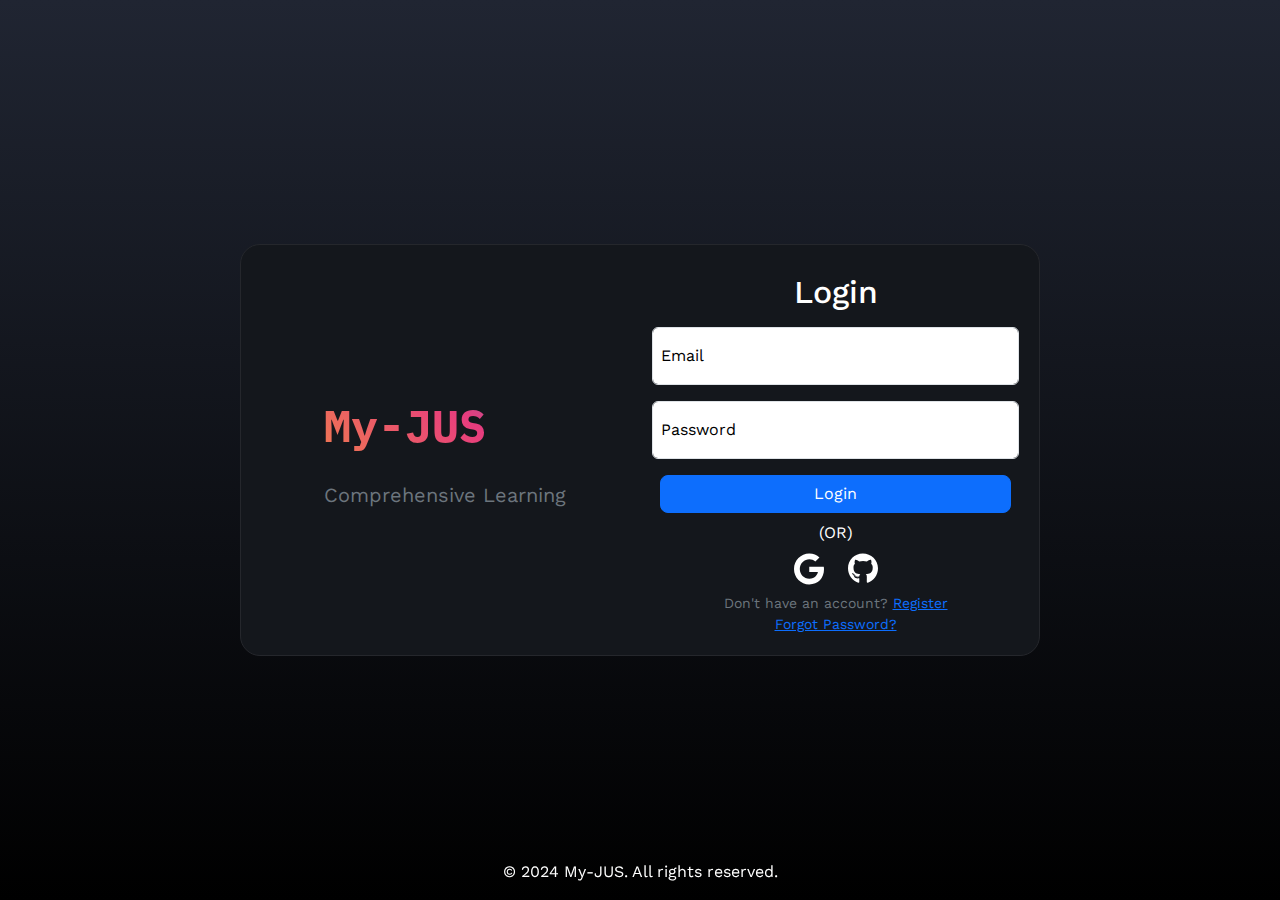
<file: login.html>
<!DOCTYPE html>
<html lang="en">
  <head>
    <meta charset="UTF-8" />
    <meta name="viewport" content="width=device-width, initial-scale=1.0" />
    <title>My-JUS</title>
    <link rel="stylesheet" href="./assets/css/styles.css" />
    <link rel="preconnect" href="https://fonts.googleapis.com" />
    <link rel="preconnect" href="https://fonts.gstatic.com" crossorigin />
    <link
      href="https://fonts.googleapis.com/css2?family=Open+Sans:ital,wght@0,300..800;1,300..800&family=Work+Sans:ital,wght@0,100..900;1,100..900&display=swap"
      rel="stylesheet"
    />
    <link
      href="https://fonts.googleapis.com/css2?family=Dancing+Script:wght@400..700&family=IBM+Plex+Mono:ital,wght@0,100;0,200;0,300;0,400;0,500;0,600;0,700;1,100;1,200;1,300;1,400;1,500;1,600;1,700&family=Open+Sans:ital,wght@0,300..800;1,300..800&family=Work+Sans:ital,wght@0,100..900;1,100..900&display=swap"
      rel="stylesheet"
    />
    <link
      href="https://cdn.jsdelivr.net/npm/bootstrap@5.3.3/dist/css/bootstrap.min.css"
      rel="stylesheet"
      integrity="sha384-QWTKZyjpPEjISv5WaRU9OFeRpok6YctnYmDr5pNlyT2bRjXh0JMhjY6hW+ALEwIH"
      crossorigin="anonymous"
    />
  </head>
  <style>
    body,
    html {
      height: 100%;
      background: linear-gradient(rgb(32, 37, 50), black);
    }

    .container {
      height: 100%;
      display: flex;
      justify-content: center;
      align-items: center;
    }

    .login-form {
      background-color: #14171c;
      border: 1px solid #25272c;
      width: 800px;
      padding: 20px;
      border-radius: 20px;
    }
  </style>
  <body>
    <div class="container">
      <div class="login-form">
        <div class="row">
          <div class="col-12 col-sm-12 col-md-6">
            <div class="container">
              <div class="row mt-3 text-sm-center text-center text-md-start">
                <div class="text-secondary fs-5">
                  <span
                    class="animated-text fw-bold banner-head"
                    style="font-size: 45px"
                    >My-JUS</span
                  ><br />
                  <br />
                  Comprehensive Learning
                </div>
              </div>
            </div>
          </div>
          <div class="col">
            <h2 class="text-center mt-2 mb-3">Login</h2>
            <form method="post" id="loginForm">
              <div class="form-floating mb-3">
                <input
                  type="email"
                  class="form-control"
                  name="email"
                  id="email"
                  placeholder=""
                  value=""
                />
                <label for="email" class="text-black px-2">Email</label>
              </div>
              <div class="form-floating mb-3">
                <input
                  type="password"
                  class="form-control"
                  name="password"
                  id="password"
                  placeholder=""
                  value=""
                />
                <label for="password" class="text-black px-2">Password</label>
              </div>
              <div class="row mx-2">
                <button
                  type="submit"
                  class="btn btn-primary btn-block rounded-3"
                >
                  Login
                </button>
              </div>
            </form>
            <div class="row my-2">
              <span class="text-center">(OR)</span>
            </div>
            <div class="row mb-2 text-center">
              <div class="col">
                <img
                  src="./assets/images/google.svg"
                  width="30px"
                  class="float-end"
                  alt="ggl"
                />
              </div>
              <div class="col">
                <img
                  src="./assets/images/gh.svg"
                  alt="ggl"
                  width="30px"
                  class="float-start"
                />
              </div>
            </div>
            <div class="row text-center">
              <span class="text-secondary small">
                Don't have an account? <a href="index.html">Register</a>
              </span>
            </div>
            <div class="row text-center">
              <span class="text-secondary small">
                <a href="/">Forgot Password?</a>
              </span>
            </div>
          </div>
        </div>
      </div>
    </div>
    <div class="row text-center py-3 fixed-bottom">
      <span class="text-white">© 2024 My-JUS. All rights reserved.</span>
    </div>
    <script src="https://code.jquery.com/jquery-3.6.0.min.js"></script>
    <script src="https://cdn.jsdelivr.net/npm/bootstrap@5.3.3/dist/js/bootstrap.bundle.min.js"></script>
    <script>
      $(document).ready(function () {
        $("#loginForm").submit(function (event) {
          event.preventDefault();
          var email = $("#email").val();
          var password = $("#password").val();

          var storedUser = JSON.parse(localStorage.getItem("user"));

          if (
            storedUser &&
            email === storedUser.email &&
            password === storedUser.password
          ) {
            window.location.href = "/home.html";
            alert("Login success!");
          } else {
            alert("Invalid email or password. Please try again.");
          }
        });
      });
    </script>
  </body>
</html>
</file>
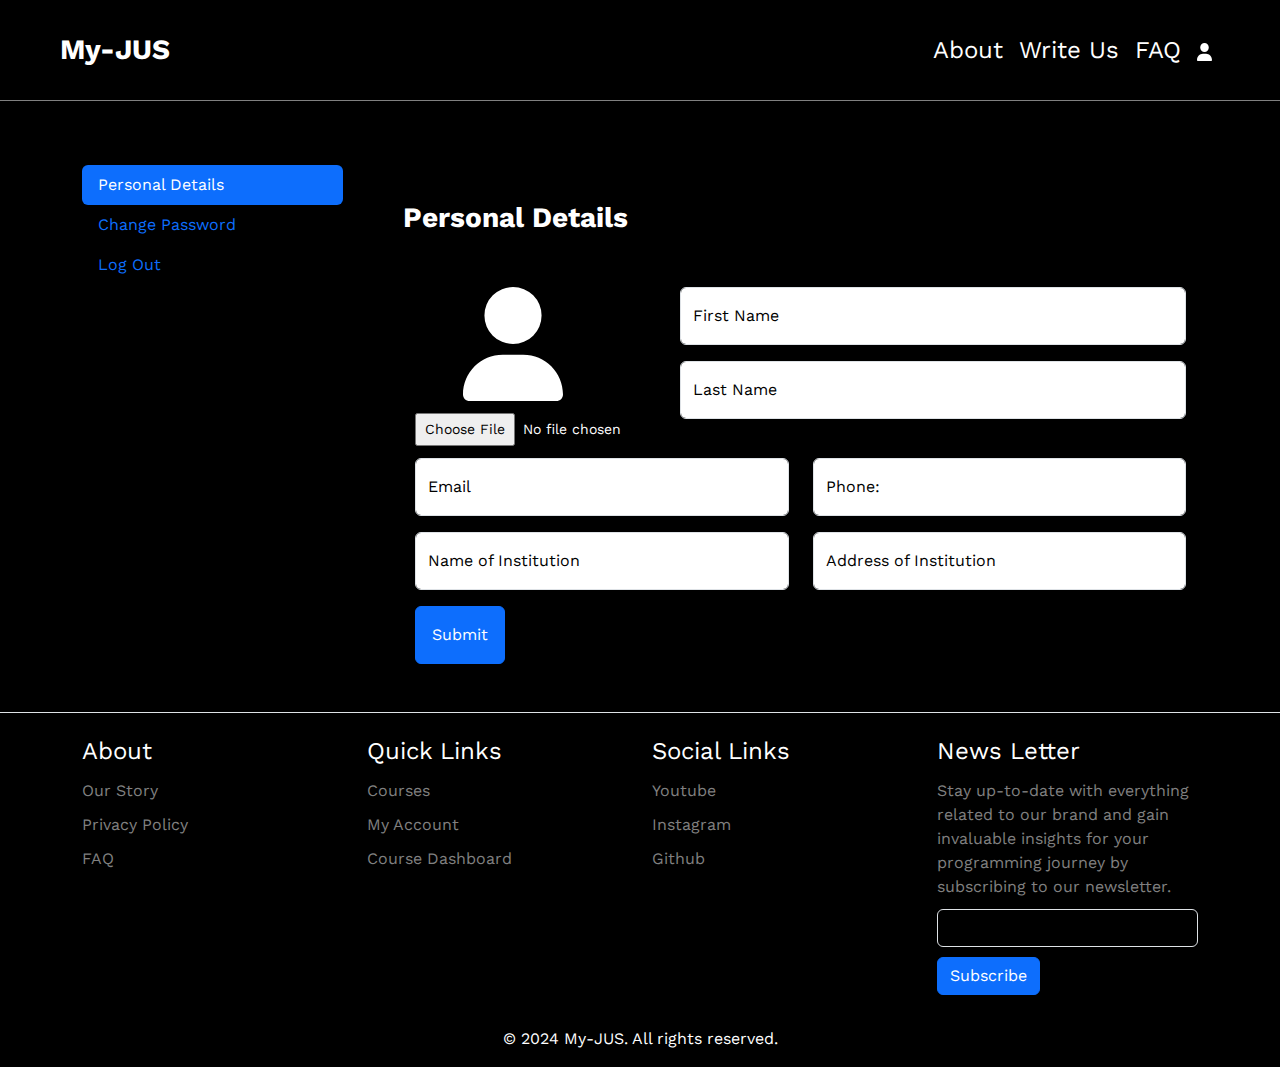
<file: profile.html>
<!DOCTYPE html>
<html lang="en">
  <head>
    <meta charset="UTF-8" />
    <meta name="viewport" content="width=device-width, initial-scale=1.0" />
    <title>My-JUS</title>
    <link rel="stylesheet" href="./assets/css/styles.css" />
    <link rel="preconnect" href="https://fonts.googleapis.com" />
    <link rel="preconnect" href="https://fonts.gstatic.com" crossorigin />
    <link
      href="https://fonts.googleapis.com/css2?family=Open+Sans:ital,wght@0,300..800;1,300..800&family=Work+Sans:ital,wght@0,100..900;1,100..900&display=swap"
      rel="stylesheet"
    />
    <link
      href="https://fonts.googleapis.com/css2?family=Dancing+Script:wght@400..700&family=IBM+Plex+Mono:ital,wght@0,100;0,200;0,300;0,400;0,500;0,600;0,700;1,100;1,200;1,300;1,400;1,500;1,600;1,700&family=Open+Sans:ital,wght@0,300..800;1,300..800&family=Work+Sans:ital,wght@0,100..900;1,100..900&display=swap"
      rel="stylesheet"
    />
    <link
      href="https://cdn.jsdelivr.net/npm/bootstrap@5.3.3/dist/css/bootstrap.min.css"
      rel="stylesheet"
      integrity="sha384-QWTKZyjpPEjISv5WaRU9OFeRpok6YctnYmDr5pNlyT2bRjXh0JMhjY6hW+ALEwIH"
      crossorigin="anonymous"
    />
  </head>
  <body>
    <head>
      <nav class="navbar navbar-expand-lg bg-black">
        <div class="container-fluid mx-5 my-3">
          <a class="navbar-brand text-white fw-bold fs-3" href="home.html"
            >My-JUS</a
          >
          <button
            class="navbar-toggler"`
            type="button"
            data-bs-toggle="collapse"
            data-bs-target="#navbarText"
            aria-controls="navbarText"
            aria-expanded="false"
            aria-label="Toggle navigation"
          >
            <span class="navbar-toggler-icon"></span>
          </button>
          <div class="collapse navbar-collapse" id="navbarText">
            <ul class="navbar-nav ms-auto mb-2 mb-lg-0">
              
              <li class="nav-item">
                <a class="nav-link fs-4 text-white" href="about.html">About</a>
              </li>
              <li class="nav-item">
                <a class="nav-link fs-4 text-white" href="writeUs.html">Write Us</a>
              </li>
              <li class="nav-item">
                <a class="nav-link fs-4 text-white" href="faq.html">FAQ</a>
              </li>
              <li class="nav-item">
                <a class="nav-link fs-4 text-white" href="profile.html">
                  <img
                    src="./assets/images/user.svg"
                    alt="profile"
                    style="width: 15px"
                  />
                </a>
              </li>
            </ul>
          </div>
        </div>
      </nav>
    </head>

    <main class="bg-black h-100vh">
      <div class="container py-5">
        <div class="row">
          <div class="col-md-3 py-3">
            <div class="nav flex-column nav-pills" id="v-pills-tab" role="tablist" aria-orientation="vertical">
              <a class="nav-link active" id="v-pills-tab1" data-toggle="pill" href="#tab1" role="tab" aria-controls="tab1" aria-selected="true">Personal Details</a>
              <a class="nav-link" id="v-pills-tab2" data-toggle="pill" href="#tab2" role="tab" aria-controls="tab2" aria-selected="false">Change Password</a>
              <a class="nav-link" id="v-pills-tab3" href="home.html">Log Out</a>
            </div>
          </div>
          <div class="col-md-9 ps-5">
            <div class="tab-content">
              <div class="tab-pane fade show active" id="tab1" role="tabpanel" aria-labelledby="v-pills-tab1">
                <div class="container">
                  <div class="row fw-bold fs-3 my-5">
                    Personal Details
                  </div>
                  <div class="row">
                    <div class="col-12 col-sm-12 col-md-4 fs-5">
                            <img src="./assets/images/user.svg" width="100px" class="mx-5" alt="profile">&nbsp;
      <input type="file" class="form-control-sm py-3">
                    </div>
                    <div class="col-12 col-sm-12 col-md-8">
                      <div class="form-floating mb-3">
                        <input
                          type="text"
                          class="form-control"
                          name="firstName"
                          id="firstName"
                          placeholder=""
                        />
                        <label for="firstName" class="text-black ">First Name</label>
                      </div>
                      <div class="form-floating mb-3">
                        <input
                          type="text"
                          class="form-control"
                          name="lastName"
                          id="lastName"
                          placeholder=""
                        />
                        <label for="lastName" class="text-black ">Last Name</label>
                      </div>
                    </div>
                  </div>
                  <div class="row">
                    <div class="col">
                      <div class="form-floating mb-3">
                        <input
                          type="email"
                          class="form-control"
                          name="email"
                          id="email"
                          placeholder=""
                        />
                        <label for="email" class="text-black ">Email</label>
                      </div>
                    </div>
                    <div class="col">
                      <div class="form-floating mb-3">
                        <input
                          type="tel"
                          class="form-control"
                          name="phone"
                          id="phone"
                          placeholder=""
                        />
                        <label for="phone" class="text-black ">Phone:</label>
                      </div>
                    </div>
                  </div>
                  <div class="row">
                    <div class="col">
                      <div class="form-floating mb-3">
                        <input
                          type="text"
                          class="form-control"
                          name="instituteName"
                          id="instituteName"
                          placeholder=""
                        />
                        <label for="instituteName" class="text-black ">Name of Institution</label>
                      </div>
                    </div>
                    <div class="col">
                      <div class="form-floating mb-3">
                        <input
                          type="text"
                          class="form-control"
                          name="addressOfInstitution"
                          id="addressOfInstitution"
                          placeholder=""
                        />
                        <label for="addressOfInstitution" class="text-black ">Address of Institution</label>
                      </div>
                    </div>
                  </div>
                  <div class="row">
                    <div class="col"><button class="btn btn-primary p-3 ">
                      Submit
                    </button></div>
                    
                  </div>
                </div>
              </div>
              <div class="tab-pane fade" id="tab2" role="tabpanel" aria-labelledby="v-pills-tab2">
                <div class="container">
                  <div class="row fw-bold fs-3 my-5">
                    Change Password
                  </div> 
                  <div class="row">
                    <div class="form-floating mb-3">
                      <input
                        type="password"
                        class="form-control"
                        name="oldPassword"
                        id="oldPassword"
                        placeholder=""
                        value=""
                      />
                      <label for="oldPassword" class="text-black px-5 px-5">Old Password</label>
                    </div>
                    <div class="form-floating mb-3">
                      <input
                        type="password"
                        class="form-control"
                        name="newPassword"
                        id="newPassword"
                        placeholder=""
                      />
                      <label for="newPassword" class="text-black px-5">New Password</label>
                    </div>
                    <div class="form-floating mb-3">
                      <input
                        type="password"
                        class="form-control"
                        name="confirmPassword"
                        id="confirmPassword"
                        placeholder=""
                      />
                      <label for="confirmPassword" class="text-black px-5">Confirm Password</label>
                      <button class="btn my-3 p-3 btn-primary ">
                        Submit
                      </button>
                    </div>
                  </div>               
              </div>
            </div>
          </div>
        </div>
      </div>
    </main>
    <footer>
      <section class="footer border-top bg-black px-2">
        <div class="container">
          <div class="row row-cols-md-3 row-cols-sm-2">
            <div class="col-12 col-sm-6 col-md-4 col-lg-3">
              <ul class="list-unstyled">
                <li><span class="fs-4">About</span></li>
                <li><a href="/about.html">Our Story</a></li>
                <li><a href="/about.html">Privacy Policy</a></li>
                <li><a href="faq.html">FAQ</a></li>
              </ul>
            </div>
            <div class="col-12 col-sm-6 col-md-4 col-lg-3">
              <ul class="list-unstyled">
                <li><span class="fs-4">Quick Links</span></li>
                <li><a href="course.html">Courses</a></li>
                <li><a href="/profile.html">My Account</a></li>
                <li><a href="/home.html">Course Dashboard</a></li>
              </ul>
            </div>
            <div class="col-12 col-sm-6 col-md-4 col-lg-3">
              <ul class="list-unstyled">
                <li><span class="fs-4">Social Links</span></li>
                <li>Youtube</li>
                <li>Instagram</li>
                <li>Github</li>
              </ul>
            </div>
            <div class="col-12 col-sm-6 col-md-4 col-lg-3">
              <ul class="list-unstyled">
                <li><span class="fs-4">News Letter</span></li>
                <li>
                  Stay up-to-date with everything related to our brand and gain
                  invaluable insights for your programming journey by
                  subscribing to our newsletter.
                </li>
                <li>
                  <input type="text" class="form-control bg-transparent" />
                </li>
                <li><button class="btn btn-primary">Subscribe</button></li>
              </ul>
            </div>
          </div>
          <div class="row text-center py-3">
            <span class="text-white">© 2024 My-JUS. All rights reserved.</span>
          </div>
        </div>
      </section>
    </footer>
    <script
      src="https://cdn.jsdelivr.net/npm/bootstrap@5.3.3/dist/js/bootstrap.bundle.min.js"
      integrity="sha384-YvpcrYf0tY3lHB60NNkmXc5s9fDVZLESaAA55NDzOxhy9GkcIdslK1eN7N6jIeHz"
      crossorigin="anonymous"
    ></script>
    <script src="https://code.jquery.com/jquery-3.5.1.slim.min.js"></script>
<script src="https://cdn.jsdelivr.net/npm/popper.js@1.16.1/dist/umd/popper.min.js"></script>
<script src="https://stackpath.bootstrapcdn.com/bootstrap/4.5.2/js/bootstrap.min.js"></script>

    <script src="./assets/js/script.js"></script>
  </body>
</html>
</file>
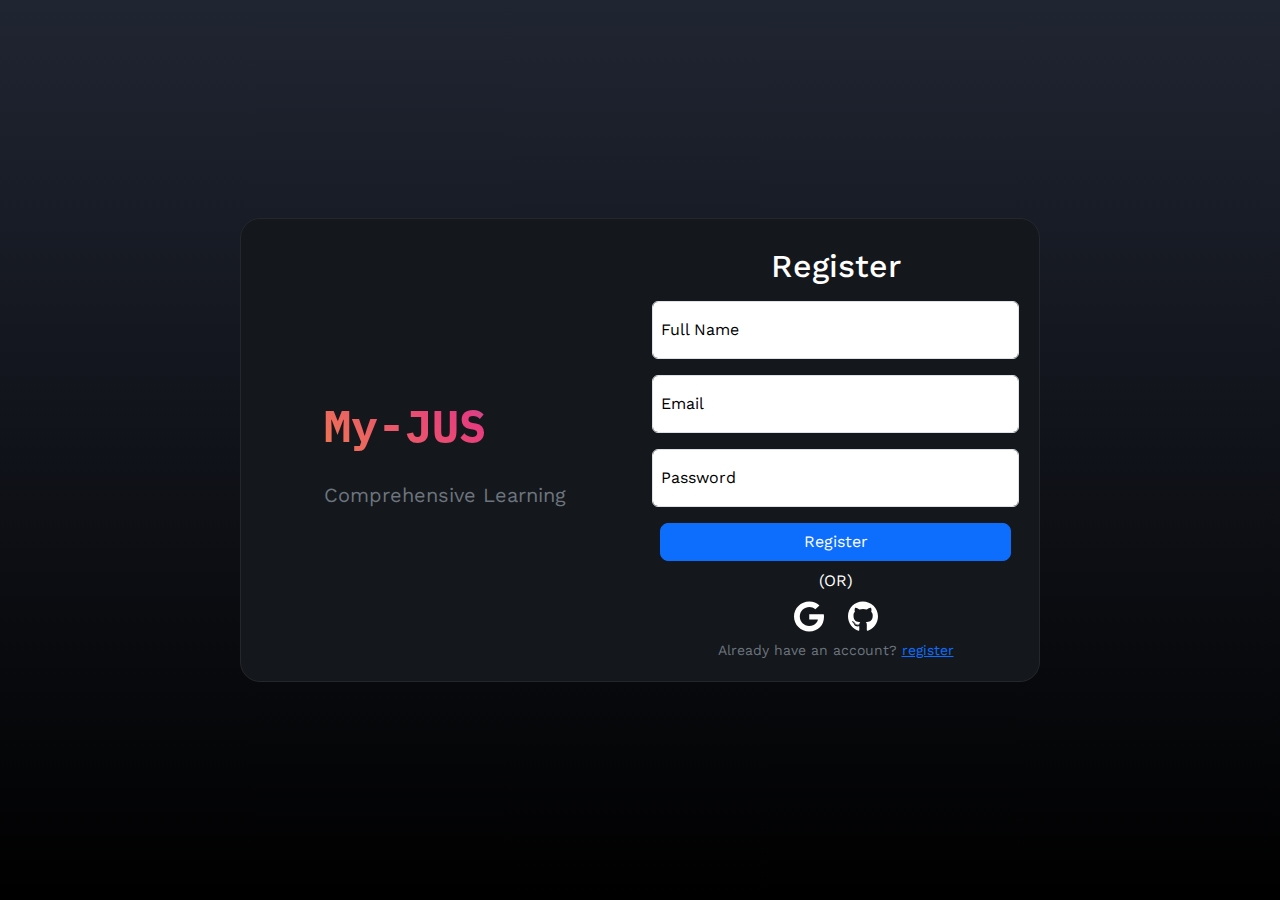
<file: register.html>
<!DOCTYPE html>
<html lang="en">
  <head>
    <meta charset="UTF-8" />
    <meta name="viewport" content="width=device-width, initial-scale=1.0" />
    <title>My-JUS</title>
    <link rel="stylesheet" href="./assets/css/styles.css" />
    <link rel="preconnect" href="https://fonts.googleapis.com" />
    <link rel="preconnect" href="https://fonts.gstatic.com" crossorigin />
    <link
      href="https://fonts.googleapis.com/css2?family=Open+Sans:ital,wght@0,300..800;1,300..800&family=Work+Sans:ital,wght@0,100..900;1,100..900&display=swap"
      rel="stylesheet"
    />
    <link
      href="https://fonts.googleapis.com/css2?family=Dancing+Script:wght@400..700&family=IBM+Plex+Mono:ital,wght@0,100;0,200;0,300;0,400;0,500;0,600;0,700;1,100;1,200;1,300;1,400;1,500;1,600;1,700&family=Open+Sans:ital,wght@0,300..800;1,300..800&family=Work+Sans:ital,wght@0,100..900;1,100..900&display=swap"
      rel="stylesheet"
    />
    <link
      href="https://cdn.jsdelivr.net/npm/bootstrap@5.3.3/dist/css/bootstrap.min.css"
      rel="stylesheet"
      integrity="sha384-QWTKZyjpPEjISv5WaRU9OFeRpok6YctnYmDr5pNlyT2bRjXh0JMhjY6hW+ALEwIH"
      crossorigin="anonymous"
    />
  </head>
  <style>
    body,
    html {
      height: 100%;
      background: linear-gradient(rgb(32, 37, 50), black);
    }

    .container {
      height: 100%;
      display: flex;
      justify-content: center;
      align-items: center;
    }

    .register-form {
      background-color: #14171c;
      border: 1px solid #25272c;
      width: 800px;
      padding: 20px;
      border-radius: 20px;
    }
  </style>
  <body>
    <div class="container">
      <div class="register-form">
        <div class="row">
          <div class="col-12 col-sm-12 col-md-6">
            <div class="container">
              <div class="row mt-3 text-sm-center text-center text-md-start">
                <div class="text-secondary fs-5">
                  <span
                    class="animated-text fw-bold banner-head"
                    style="font-size: 45px"
                    >My-JUS</span
                  ><br />
                  <br />
                  Comprehensive Learning
                </div>
              </div>
            </div>
          </div>
          <div class="col">
            <h2 class="text-center mt-2 mb-3">Register</h2>
            <form id="registrationForm">
              <div class="form-floating mb-3">
                <input
                  type="text"
                  class="form-control"
                  name="fullName"
                  id="fullName"
                  placeholder=""
                  value=""
                  required
                />
                <label for="fullName" class="text-black px-2">Full Name</label>
              </div>
              <div class="form-floating mb-3">
                <input
                  type="email"
                  class="form-control"
                  name="email"
                  id="email"
                  placeholder=""
                  value=""
                  required
                />
                <label for="email" class="text-black px-2">Email</label>
              </div>
              <div class="form-floating mb-3">
                <input
                  type="password"
                  class="form-control"
                  name="password"
                  id="password"
                  placeholder=""
                  value=""
                  required
                />
                <label for="password" class="text-black px-2">Password</label>
              </div>
              <div class="row mx-2">
                <button
                  type="submit"
                  class="btn btn-primary btn-block rounded-3"
                >
                  Register
                </button>
              </div>
              <div class="row my-2">
                <span class="text-center">(OR)</span>
              </div>
              <div class="row mb-2 text-center">
                <div class="col">
                  <img
                    src="./assets/images/google.svg"
                    width="30px"
                    class="float-end"
                    alt="ggl"
                  />
                </div>
                <div class="col">
                  <img
                    src="./assets/images/gh.svg"
                    alt="ggl"
                    width="30px"
                    class="float-start"
                  />
                </div>
              </div>
              <div class="row text-center">
                <span class="text-secondary small">
                  Already have an account? <a href="register.html">register</a>
                </span>
              </div>
            </form>
          </div>
        </div>
      </div>
    </div>

    <script src="./assets/js/script.js"></script>
  </body>
</html>
</file>
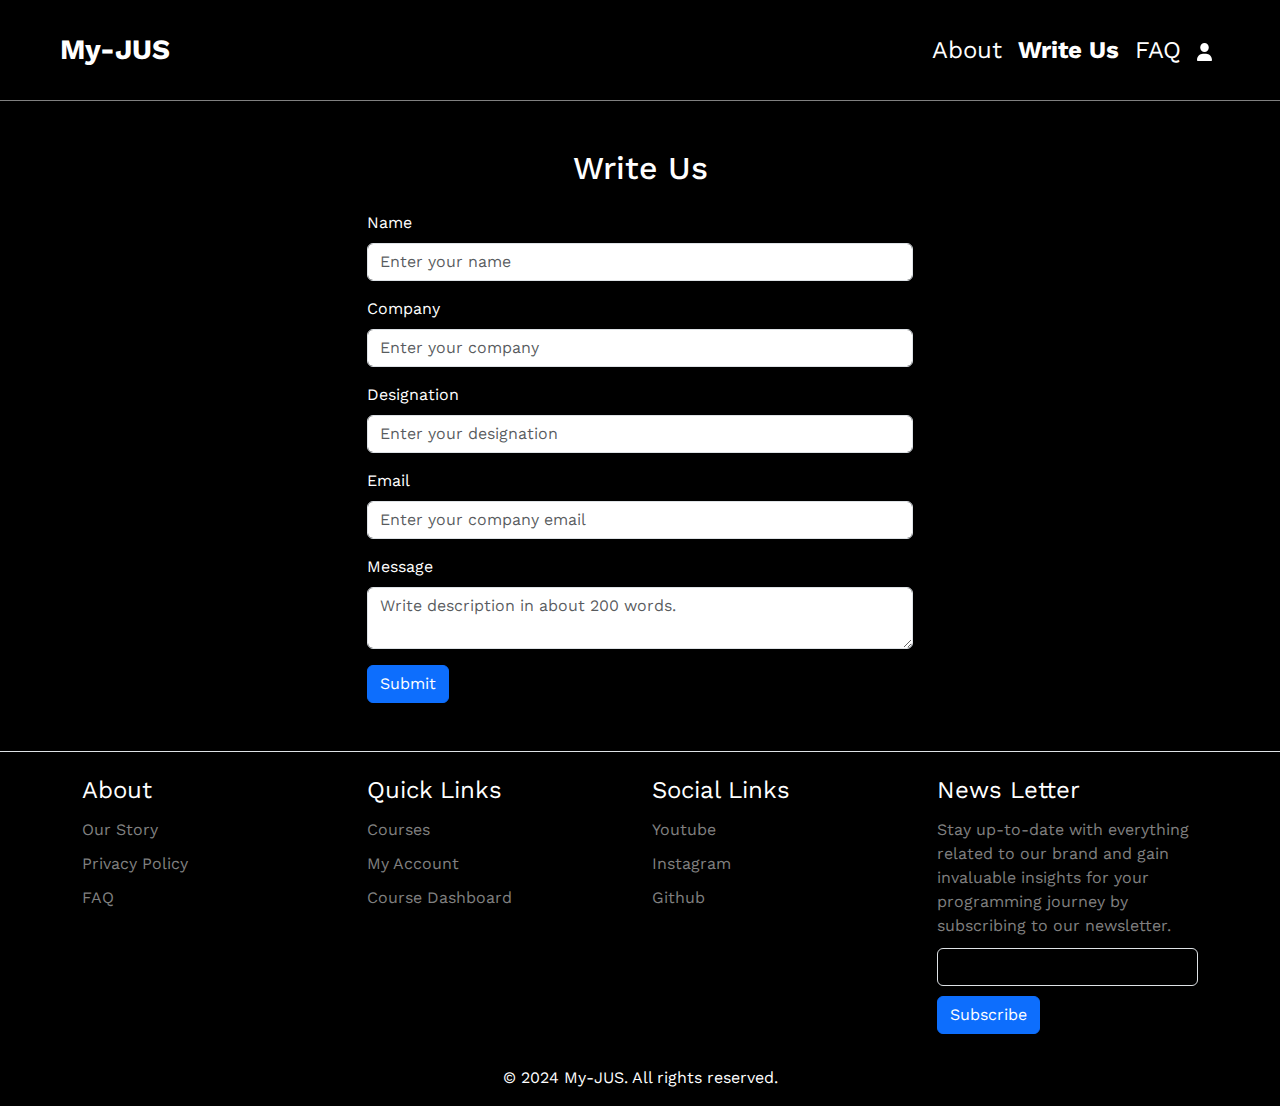
<file: writeUs.html>
<!DOCTYPE html>
<html lang="en">
  <head>
    <meta charset="UTF-8" />
    <meta name="viewport" content="width=device-width, initial-scale=1.0" />
    <title>My-JUS</title>
    <link rel="stylesheet" href="./assets/css/styles.css" />
    <link rel="preconnect" href="https://fonts.googleapis.com" />
    <link rel="preconnect" href="https://fonts.gstatic.com" crossorigin />
    <link
      href="https://fonts.googleapis.com/css2?family=Open+Sans:ital,wght@0,300..800;1,300..800&family=Work+Sans:ital,wght@0,100..900;1,100..900&display=swap"
      rel="stylesheet"
    />
    <link
      href="https://fonts.googleapis.com/css2?family=Dancing+Script:wght@400..700&family=IBM+Plex+Mono:ital,wght@0,100;0,200;0,300;0,400;0,500;0,600;0,700;1,100;1,200;1,300;1,400;1,500;1,600;1,700&family=Open+Sans:ital,wght@0,300..800;1,300..800&family=Work+Sans:ital,wght@0,100..900;1,100..900&display=swap"
      rel="stylesheet"
    />
    <link
      href="https://cdn.jsdelivr.net/npm/bootstrap@5.3.3/dist/css/bootstrap.min.css"
      rel="stylesheet"
      integrity="sha384-QWTKZyjpPEjISv5WaRU9OFeRpok6YctnYmDr5pNlyT2bRjXh0JMhjY6hW+ALEwIH"
      crossorigin="anonymous"
    />
  </head>
  <body>
    <head>
      <nav class="navbar navbar-expand-lg bg-black">
        <div class="container-fluid mx-5 my-3">
          <a class="navbar-brand text-white fw-bold fs-3" href="home.html"
            >My-JUS</a
          >
          <button
            class="navbar-toggler"
            `
            type="button"
            data-bs-toggle="collapse"
            data-bs-target="#navbarText"
            aria-controls="navbarText"
            aria-expanded="false"
            aria-label="Toggle navigation"
          >
            <span class="navbar-toggler-icon"></span>
          </button>
          <div class="collapse navbar-collapse" id="navbarText">
            <ul class="navbar-nav ms-auto mb-2 mb-lg-0">
              <li class="nav-item">
                <a class="nav-link fs-4 text-white" href="about.html">About</a>
              </li>
              <li class="nav-item">
                <a class="nav-link fs-4 text-white fw-bold" href="writeUs.html"
                  >Write Us</a
                >
              </li>
              <li class="nav-item">
                <a class="nav-link fs-4 text-white" href="faq.html">FAQ</a>
              </li>
              <li class="nav-item">
                <a class="nav-link fs-4 text-white" href="profile.html">
                  <img
                    src="./assets/images/user.svg"
                    alt="profile"
                    style="width: 15px"
                  />
                </a>
              </li>
            </ul>
          </div>
        </div>
      </nav>
    </head>

    <main class="bg-black">
      <div class="container py-5 bg-black">
        <div class="row">
          <div class="col-md-6 offset-md-3 center-div">
            <h2 class="text-center mb-4">Write Us</h2>
            <form>
              <div class="mb-3">
                <label for="name" class="form-label">Name</label>
                <input
                  type="text"
                  class="form-control"
                  id="name"
                  placeholder="Enter your name"
                />
              </div>
              <div class="mb-3">
                <label for="company" class="form-label">Company</label>
                <input
                  type="text"
                  class="form-control"
                  id="company"
                  placeholder="Enter your company"
                />
              </div>
              <div class="mb-3">
                <label for="designation" class="form-label">Designation</label>
                <input
                  type="text"
                  class="form-control"
                  id="designation"
                  placeholder="Enter your designation"
                />
              </div>
              <div class="mb-3">
                <label for="email" class="form-label">Email</label>
                <input
                  type="email"
                  class="form-control"
                  id="email"
                  placeholder="Enter your company email"
                />
              </div>
              <div class="mb-3">
                <label for="message" class="form-label">Message</label>
                <textarea
                  type="email"
                  class="form-control"
                  id="message"
                  placeholder="Write description in about 200 words."
                ></textarea>
              </div>
              <button type="submit" class="btn btn-primary">Submit</button>
            </form>
          </div>
        </div>
      </div>
    </main>
    <footer>
      <section class="footer border-top bg-black px-2">
        <div class="container">
          <div class="row row-cols-md-3 row-cols-sm-2">
            <div class="col-12 col-sm-6 col-md-4 col-lg-3">
              <ul class="list-unstyled">
                <li><span class="fs-4">About</span></li>
                <li><a href="/about.html">Our Story</a></li>
                <li><a href="/about.html">Privacy Policy</a></li>
                <li><a href="faq.html">FAQ</a></li>
              </ul>
            </div>
            <div class="col-12 col-sm-6 col-md-4 col-lg-3">
              <ul class="list-unstyled">
                <li><span class="fs-4">Quick Links</span></li>
                <li><a href="course.html">Courses</a></li>
                <li><a href="/profile.html">My Account</a></li>
                <li><a href="/home.html">Course Dashboard</a></li>
              </ul>
            </div>
            <div class="col-12 col-sm-6 col-md-4 col-lg-3">
              <ul class="list-unstyled">
                <li><span class="fs-4">Social Links</span></li>
                <li>Youtube</li>
                <li>Instagram</li>
                <li>Github</li>
              </ul>
            </div>
            <div class="col-12 col-sm-6 col-md-4 col-lg-3">
              <ul class="list-unstyled">
                <li><span class="fs-4">News Letter</span></li>
                <li>
                  Stay up-to-date with everything related to our brand and gain
                  invaluable insights for your programming journey by
                  subscribing to our newsletter.
                </li>
                <li>
                  <input type="text" class="form-control bg-transparent" />
                </li>
                <li><button class="btn btn-primary">Subscribe</button></li>
              </ul>
            </div>
          </div>
          <div class="row text-center py-3">
            <span class="text-white">© 2024 My-JUS. All rights reserved.</span>
          </div>
        </div>
      </section>
    </footer>
    <script
      src="https://cdn.jsdelivr.net/npm/bootstrap@5.3.3/dist/js/bootstrap.bundle.min.js"
      integrity="sha384-YvpcrYf0tY3lHB60NNkmXc5s9fDVZLESaAA55NDzOxhy9GkcIdslK1eN7N6jIeHz"
      crossorigin="anonymous"
    ></script>
  </body>
</html>
</file>
<file: assets/css/styles.css>
*{
	padding: 0;
	margin: 0;
	box-sizing: border-box;
	font-family: 'Work Sans';
	color: white;
}

a{
	text-decoration: none;
	color: white;
}


.banner {
	z-index: 1;
	background-size: 400% 400%;
	width: 100%;
	height: 100vh;
	background: linear-gradient(rgb(32, 37, 50),black);
}

.banner-img img{
    max-width: 100%;
}

.navbar{
	border-bottom: 1px solid gray;
	position: absolute;
	background-color: rgb(32, 37, 50);
}

.banner-text {
    display: flex;
    align-items: center; 
    justify-content: center;
    height: calc(100vh - 80px);
}
.banner-head{
    font-size: 3rem;
    font-weight: bold;
}
.sub-text{
	font-size: 20px;
	color: rgb(150, 142, 142);
}


.animated-text {
	font-size: larger;
	-webkit-text-stroke: #23d5ab;
	text-transform: capitalize;
	font-family: 'IBM Plex Mono';
	background: linear-gradient(45deg, #ee7752, #e73c7e, #23a6d5, #23d5ab);
	background-size: 300%;
	-webkit-background-clip: text;
	background-clip: text;
	-webkit-text-fill-color: transparent;
	animation: TeXt 5s ease-in-out infinite;
	text-align: center;
	line-height: 0.9;
}

@keyframes TeXt{
  0%{
	background-position: 0 50%;
  }
  50%{
	background-position: 100% 50%;
  }
  100%{
	background-position: 0 50%;
  }
}
.col-4{
	max-width: 300px;
	margin: 10px;
}

.review{
	background-color: #14171C;
	border: 1px solid #25272C;
	border-radius: 20px;
	padding: 20px;
}

.review-img{
	width: 30px;
	margin-top:15px;
}


.list-unstyled li{
	padding-top: 10px;
	text-decoration: none;
	color: grey;
}
.list-unstyled li:nth-child(1){
	padding-top: 20px;
	text-decoration: none;
	color: grey;
}

.list-unstyled li a{
	text-decoration: none;
	color: grey;
}

.tab-content .tab-pane {
	display: none;
  }
.tab-content .tab-pane.active {
	display: block;
}
</file>
